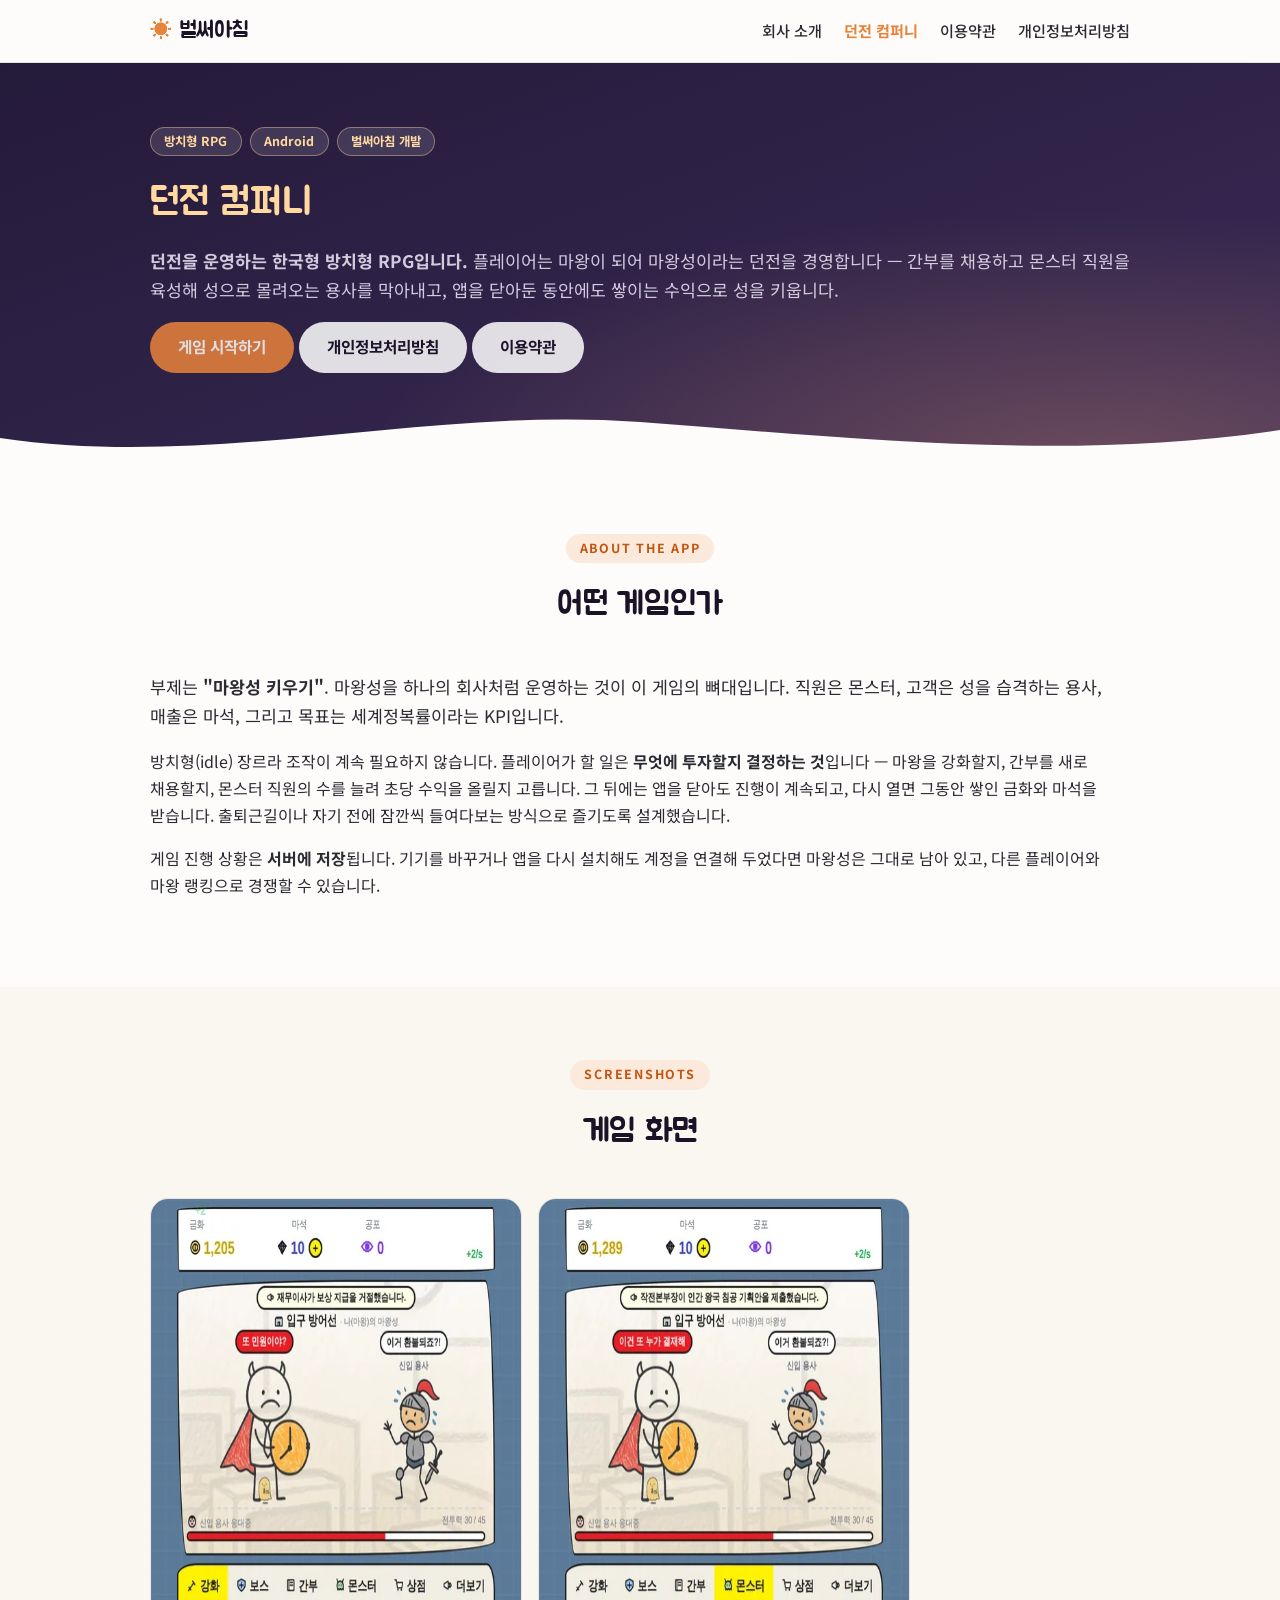
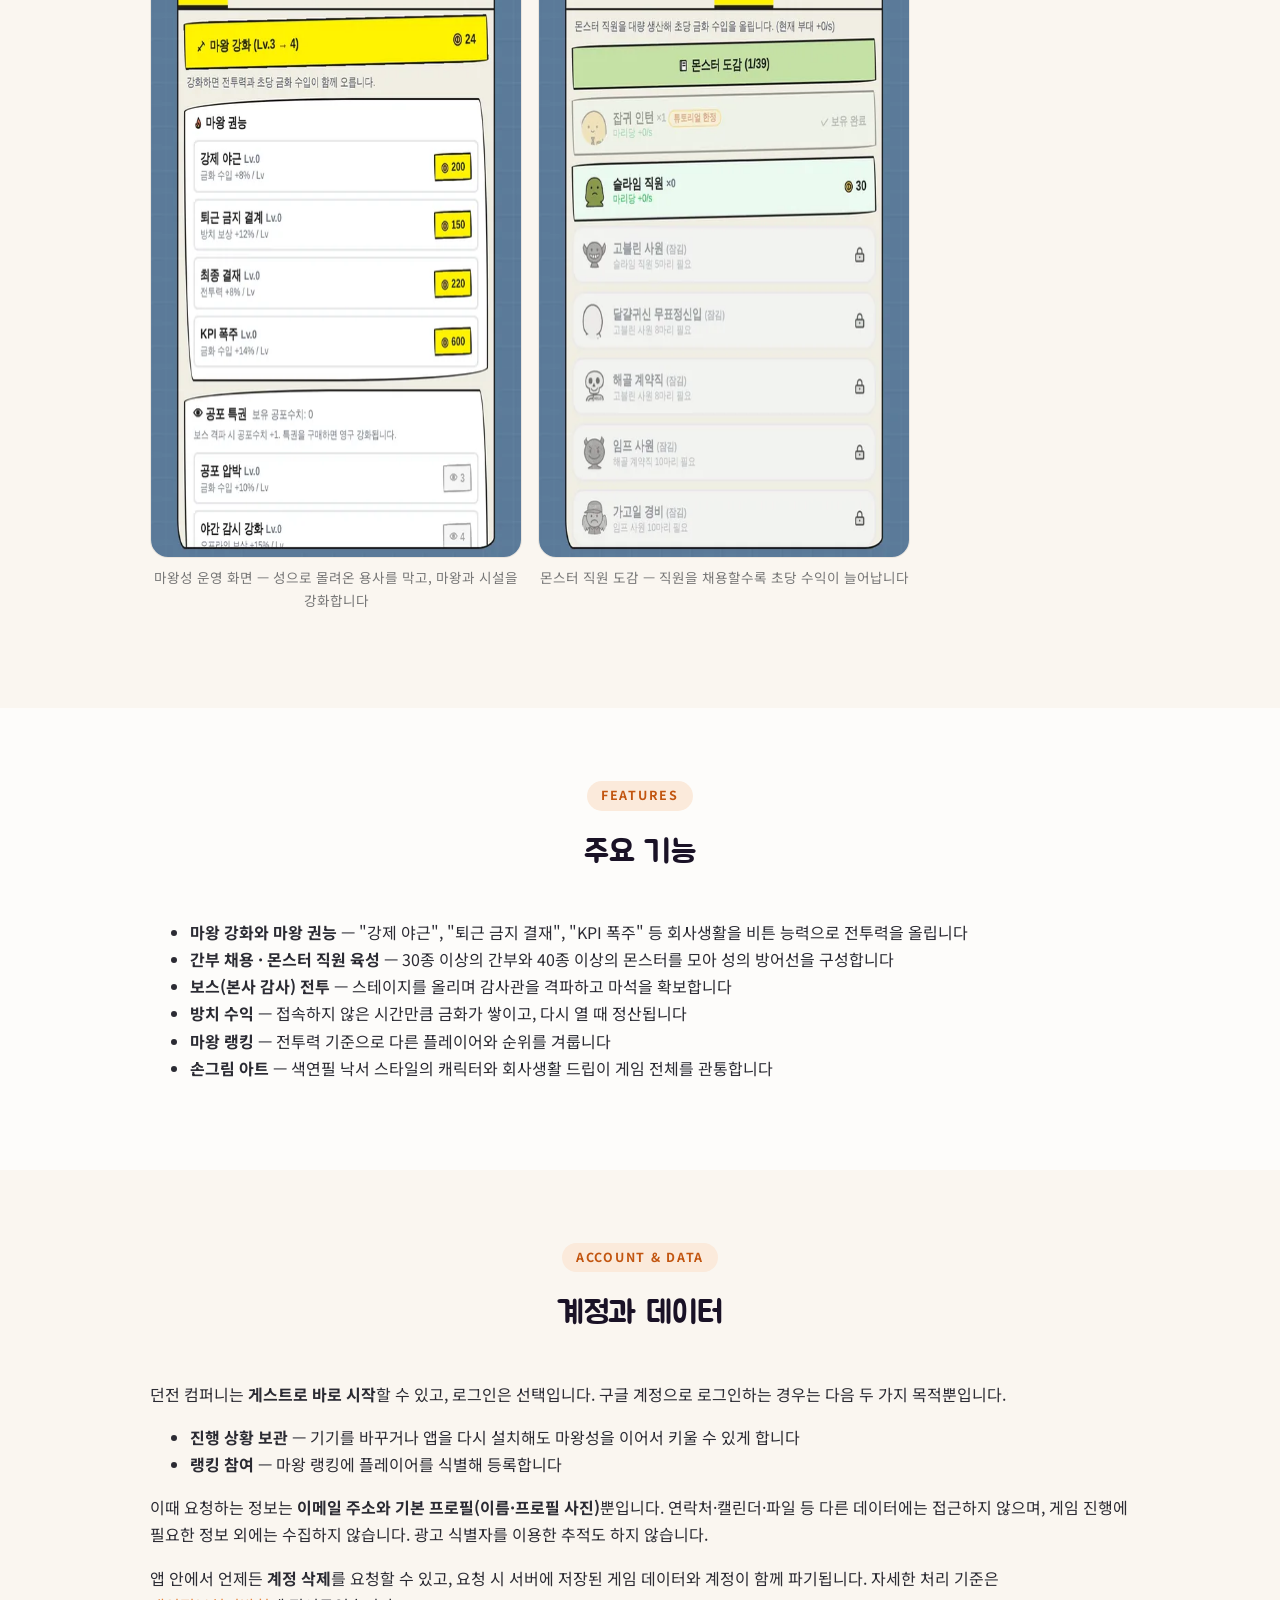
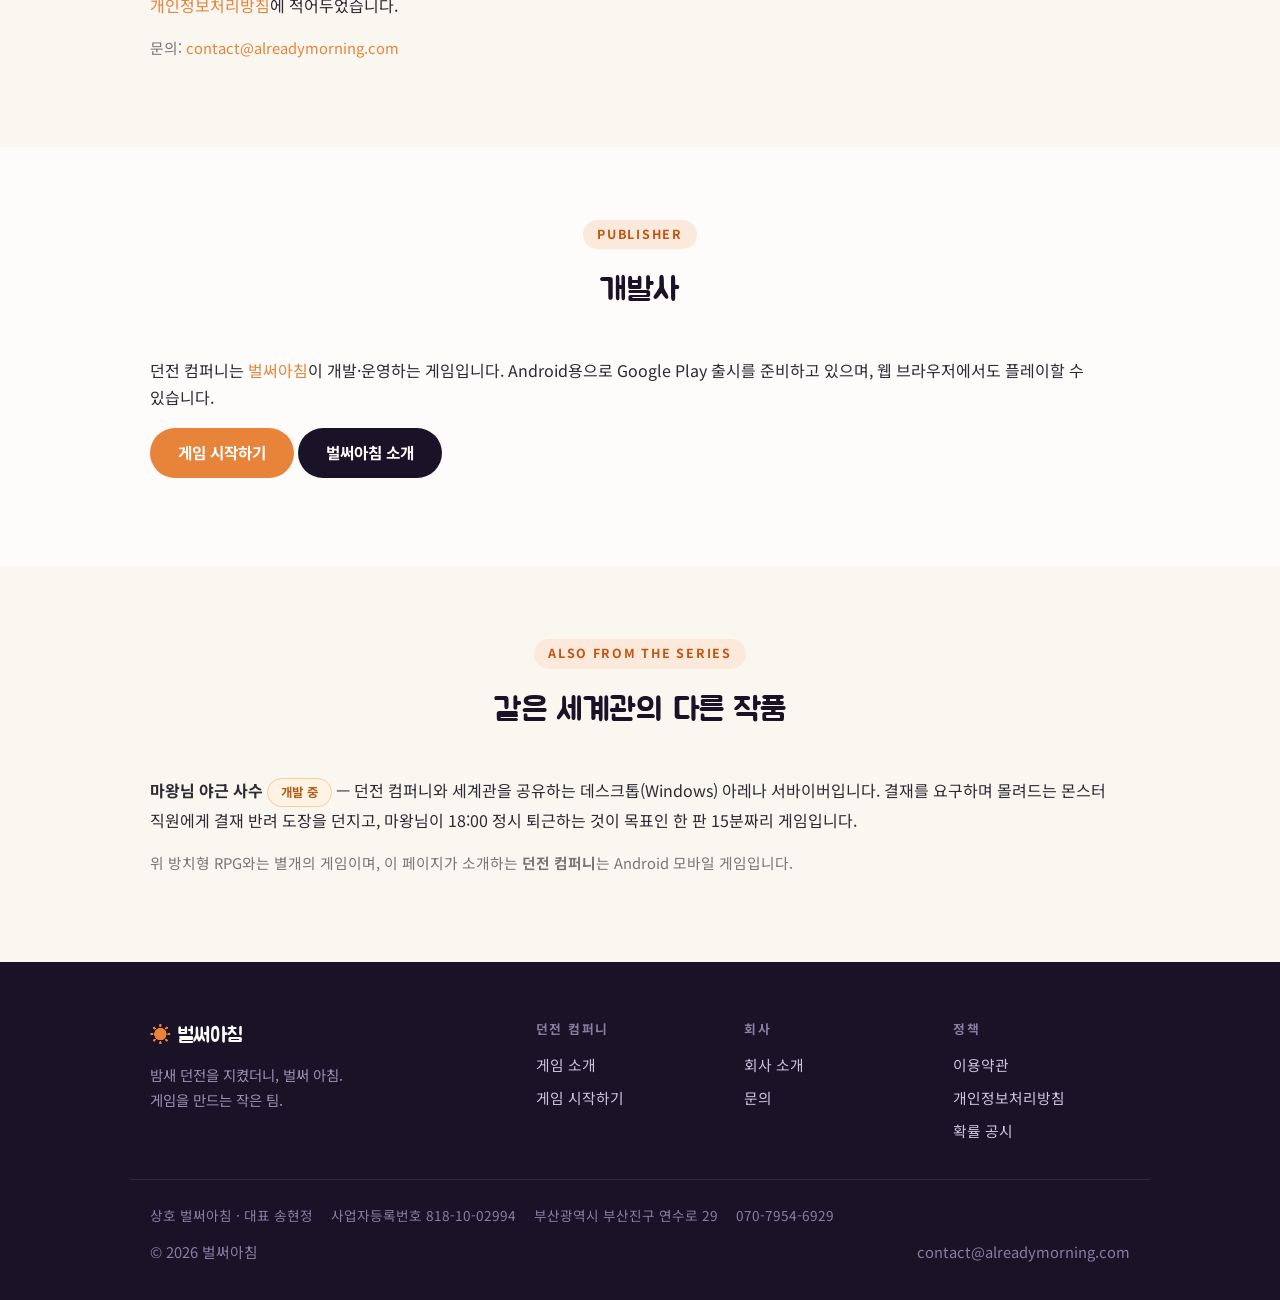
<file: dungeon.html>
<!DOCTYPE html>
<html lang="ko">
<head>
<meta charset="UTF-8">
<meta name="viewport" content="width=device-width, initial-scale=1.0">
<title>던전 컴퍼니 — 던전을 운영하는 한국형 방치형 RPG</title>
<meta name="description" content="던전 컴퍼니는 마왕성이라는 던전을 운영하는 한국형 방치형 RPG입니다. 간부를 채용하고 몬스터 직원을 육성해 몰려오는 용사를 막고, 접속하지 않은 동안에도 성장합니다. 벌써아침 개발, Android.">
<link rel="preconnect" href="https://fonts.googleapis.com">
<link rel="preconnect" href="https://fonts.gstatic.com" crossorigin>
<link href="https://fonts.googleapis.com/css2?family=Jua&family=Noto+Sans+KR:wght@400;500;700&display=swap" rel="stylesheet">
<link rel="stylesheet" href="assets/style.css">
<link rel="icon" href="data:image/svg+xml,<svg xmlns=%22http://www.w3.org/2000/svg%22 viewBox=%220 0 100 100%22><text y=%22.9em%22 font-size=%2290%22>🏰</text></svg>">
<link rel="canonical" href="https://alreadymorning.com/dungeon">
<meta property="og:type" content="website">
<meta property="og:site_name" content="벌써아침">
<meta property="og:title" content="던전 컴퍼니 — 던전을 운영하는 한국형 방치형 RPG">
<meta property="og:description" content="마왕성이라는 던전을 운영하는 한국형 방치형 RPG. 간부를 채용하고 몬스터 직원을 육성해 몰려오는 용사를 막습니다.">
<meta property="og:url" content="https://alreadymorning.com/dungeon">
<meta property="og:image" content="https://alreadymorning.com/assets/img/og.jpg">
<meta name="twitter:card" content="summary_large_image">
<!-- 이 페이지는 스크롤 리빌(assets/site.js)을 의도적으로 넣지 않는다.
     .reveal 이 opacity:0 으로 시작하고 IntersectionObserver 로 해제되는 구조라,
     JS는 실행하지만 스크롤하지 않는 크롤러·자동 렌더러에서는 본문이 보이지 않을 수 있다.
     앱 소개 페이지는 어떤 환경에서도 내용이 전부 보여야 하므로 JS 의존을 두지 않는다. -->
</head>
<body>

<header class="site-header">
  <div class="container">
    <a class="logo" href="/"><span class="sun">☀</span> 벌써아침</a>
    <nav class="site-nav">
      <a href="/">회사 소개</a>
      <a href="/dungeon" class="active">던전 컴퍼니</a>
      <a href="terms.html">이용약관</a>
      <a href="privacy.html">개인정보처리방침</a>
    </nav>
  </div>
</header>

<section class="page-hero night" id="kiwoogi">
  <div class="container">
    <div class="chips">
      <span class="chip dark">방치형 RPG</span>
      <span class="chip dark">Android</span>
      <span class="chip dark">벌써아침 개발</span>
    </div>
    <h1>던전 컴퍼니</h1>
    <p><strong>던전을 운영하는 한국형 방치형 RPG입니다.</strong>
    플레이어는 마왕이 되어 마왕성이라는 던전을 경영합니다 —
    간부를 채용하고 몬스터 직원을 육성해 성으로 몰려오는 용사를 막아내고,
    앱을 닫아둔 동안에도 쌓이는 수익으로 성을 키웁니다.</p>
    <p style="margin-top:18px">
      <a class="btn sun" href="https://dg.alreadymorning.com">게임 시작하기</a>
      <a class="btn light" href="privacy.html">개인정보처리방침</a>
      <a class="btn light" href="terms.html">이용약관</a>
    </p>
  </div>
  <div class="wave" aria-hidden="true"></div>
</section>

<section class="section">
  <div class="container">
    <div class="section-head">
      <span class="eyebrow">About the app</span>
      <h2>어떤 게임인가</h2>
    </div>
    <p class="lead">부제는 <strong>"마왕성 키우기"</strong>. 마왕성을 하나의 회사처럼 운영하는 것이 이 게임의 뼈대입니다.
    직원은 몬스터, 고객은 성을 습격하는 용사, 매출은 마석, 그리고 목표는 세계정복률이라는 KPI입니다.</p>
    <p>방치형(idle) 장르라 조작이 계속 필요하지 않습니다. 플레이어가 할 일은 <strong>무엇에 투자할지 결정하는 것</strong>입니다 —
    마왕을 강화할지, 간부를 새로 채용할지, 몬스터 직원의 수를 늘려 초당 수익을 올릴지 고릅니다.
    그 뒤에는 앱을 닫아도 진행이 계속되고, 다시 열면 그동안 쌓인 금화와 마석을 받습니다.
    출퇴근길이나 자기 전에 잠깐씩 들여다보는 방식으로 즐기도록 설계했습니다.</p>
    <p>게임 진행 상황은 <strong>서버에 저장</strong>됩니다. 기기를 바꾸거나 앱을 다시 설치해도 계정을 연결해 두었다면 마왕성은 그대로 남아 있고,
    다른 플레이어와 마왕 랭킹으로 경쟁할 수 있습니다.</p>
  </div>
</section>

<section class="section alt">
  <div class="container">
    <div class="section-head">
      <span class="eyebrow">Screenshots</span>
      <h2>게임 화면</h2>
    </div>
    <div class="shots phone">
      <figure>
        <img src="assets/img/dc-shot-main.webp" alt="던전 컴퍼니 메인 화면 — 마왕성 입구에서 용사를 막는 전투 장면과 강화 목록" width="540" height="960">
        <figcaption>마왕성 운영 화면 — 성으로 몰려온 용사를 막고, 마왕과 시설을 강화합니다</figcaption>
      </figure>
      <figure>
        <img src="assets/img/dc-shot-monsters.webp" alt="던전 컴퍼니 몬스터 직원 도감 — 채용 가능한 몬스터 목록과 초당 수익" width="540" height="960">
        <figcaption>몬스터 직원 도감 — 직원을 채용할수록 초당 수익이 늘어납니다</figcaption>
      </figure>
    </div>
  </div>
</section>

<section class="section">
  <div class="container">
    <div class="section-head">
      <span class="eyebrow">Features</span>
      <h2>주요 기능</h2>
    </div>
    <ul>
      <li><strong>마왕 강화와 마왕 권능</strong> — "강제 야근", "퇴근 금지 결재", "KPI 폭주" 등 회사생활을 비튼 능력으로 전투력을 올립니다</li>
      <li><strong>간부 채용 · 몬스터 직원 육성</strong> — 30종 이상의 간부와 40종 이상의 몬스터를 모아 성의 방어선을 구성합니다</li>
      <li><strong>보스(본사 감사) 전투</strong> — 스테이지를 올리며 감사관을 격파하고 마석을 확보합니다</li>
      <li><strong>방치 수익</strong> — 접속하지 않은 시간만큼 금화가 쌓이고, 다시 열 때 정산됩니다</li>
      <li><strong>마왕 랭킹</strong> — 전투력 기준으로 다른 플레이어와 순위를 겨룹니다</li>
      <li><strong>손그림 아트</strong> — 색연필 낙서 스타일의 캐릭터와 회사생활 드립이 게임 전체를 관통합니다</li>
    </ul>
  </div>
</section>

<section class="section alt">
  <div class="container">
    <div class="section-head">
      <span class="eyebrow">Account &amp; data</span>
      <h2>계정과 데이터</h2>
    </div>
    <p>던전 컴퍼니는 <strong>게스트로 바로 시작</strong>할 수 있고, 로그인은 선택입니다.
    구글 계정으로 로그인하는 경우는 다음 두 가지 목적뿐입니다.</p>
    <ul>
      <li><strong>진행 상황 보관</strong> — 기기를 바꾸거나 앱을 다시 설치해도 마왕성을 이어서 키울 수 있게 합니다</li>
      <li><strong>랭킹 참여</strong> — 마왕 랭킹에 플레이어를 식별해 등록합니다</li>
    </ul>
    <p>이때 요청하는 정보는 <strong>이메일 주소와 기본 프로필(이름·프로필 사진)</strong>뿐입니다.
    연락처·캘린더·파일 등 다른 데이터에는 접근하지 않으며, 게임 진행에 필요한 정보 외에는 수집하지 않습니다.
    광고 식별자를 이용한 추적도 하지 않습니다.</p>
    <p>앱 안에서 언제든 <strong>계정 삭제</strong>를 요청할 수 있고, 요청 시 서버에 저장된 게임 데이터와 계정이 함께 파기됩니다.
    자세한 처리 기준은 <a href="privacy.html">개인정보처리방침</a>에 적어두었습니다.</p>
    <p class="muted">문의: <a href="mailto:contact@alreadymorning.com">contact@alreadymorning.com</a></p>
  </div>
</section>

<section class="section">
  <div class="container">
    <div class="section-head">
      <span class="eyebrow">Publisher</span>
      <h2>개발사</h2>
    </div>
    <p>던전 컴퍼니는 <a href="/">벌써아침</a>이 개발·운영하는 게임입니다.
    Android용으로 Google Play 출시를 준비하고 있으며, 웹 브라우저에서도 플레이할 수 있습니다.</p>
    <p>
      <a class="btn sun" href="https://dg.alreadymorning.com">게임 시작하기</a>
      <a class="btn" href="/">벌써아침 소개</a>
    </p>
  </div>
</section>

<section class="section alt" id="overtime">
  <div class="container">
    <div class="section-head">
      <span class="eyebrow">Also from the series</span>
      <h2>같은 세계관의 다른 작품</h2>
    </div>
    <p><strong>마왕님 야근 사수</strong> <span class="badge">개발 중</span> — 던전 컴퍼니와 세계관을 공유하는
    데스크톱(Windows) 아레나 서바이버입니다. 결재를 요구하며 몰려드는 몬스터 직원에게 결재 반려 도장을 던지고,
    마왕님이 18:00 정시 퇴근하는 것이 목표인 한 판 15분짜리 게임입니다.</p>
    <p class="muted">위 방치형 RPG와는 별개의 게임이며, 이 페이지가 소개하는 <strong>던전 컴퍼니</strong>는 Android 모바일 게임입니다.</p>
  </div>
</section>

<footer class="site-footer">
  <div class="container footer-grid">
    <div class="footer-brand">
      <span class="logo"><span class="sun">☀</span> 벌써아침</span>
      <p>밤새 던전을 지켰더니, 벌써 아침.<br>게임을 만드는 작은 팀.</p>
    </div>
    <div>
      <h4>던전 컴퍼니</h4>
      <nav>
        <a href="/dungeon">게임 소개</a>
        <a href="https://dg.alreadymorning.com">게임 시작하기</a>
      </nav>
    </div>
    <div>
      <h4>회사</h4>
      <nav>
        <a href="/">회사 소개</a>
        <a href="mailto:contact@alreadymorning.com">문의</a>
      </nav>
    </div>
    <div>
      <h4>정책</h4>
      <nav>
        <a href="terms.html">이용약관</a>
        <a href="privacy.html">개인정보처리방침</a>
        <a href="odds.html">확률 공시</a>
      </nav>
    </div>
  </div>
  <div class="container footer-biz">
    <span>상호 벌써아침 · 대표 송현정</span>
    <span>사업자등록번호 818-10-02994</span>
    <span>부산광역시 부산진구 연수로 29</span>
    <span>070-7954-6929</span>
  </div>
  <div class="container footer-meta">
    <span>© 2026 벌써아침</span>
    <a href="mailto:contact@alreadymorning.com">contact@alreadymorning.com</a>
  </div>
</footer>

</body>
</html>
</file>
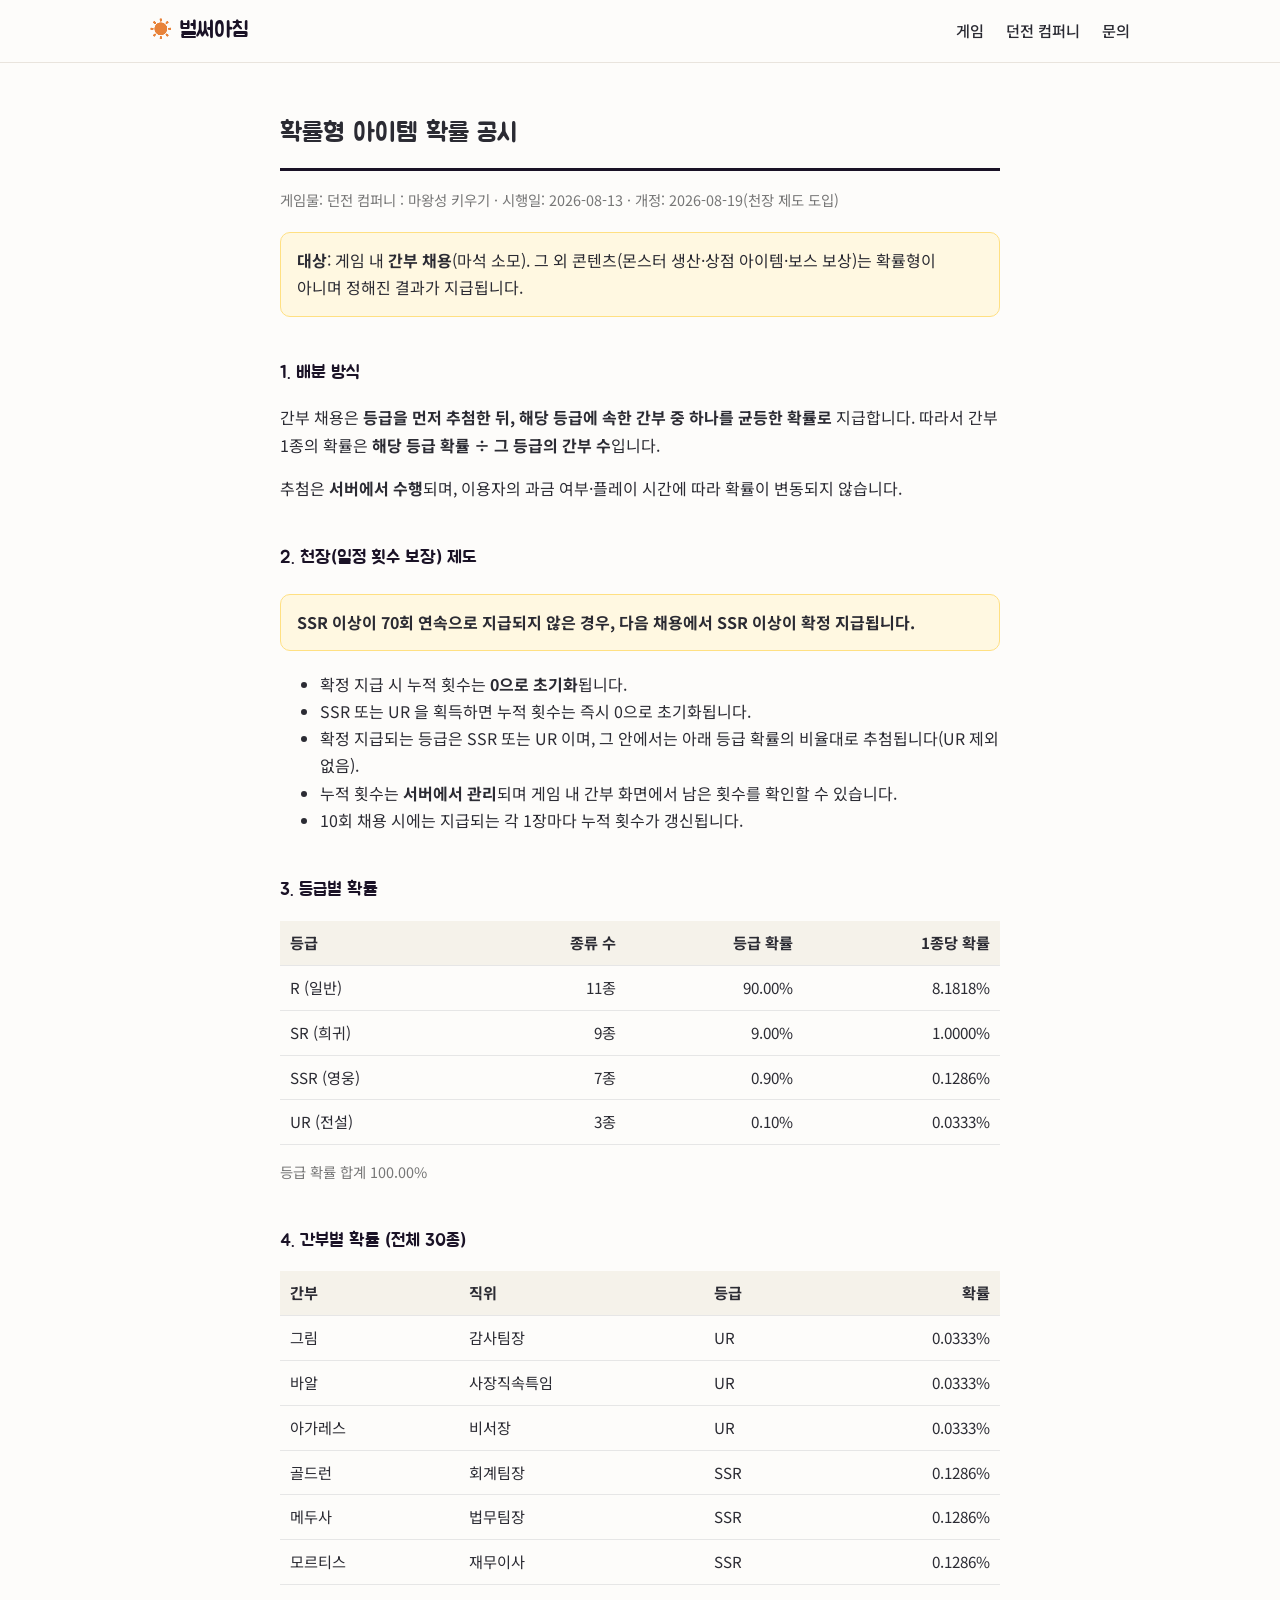
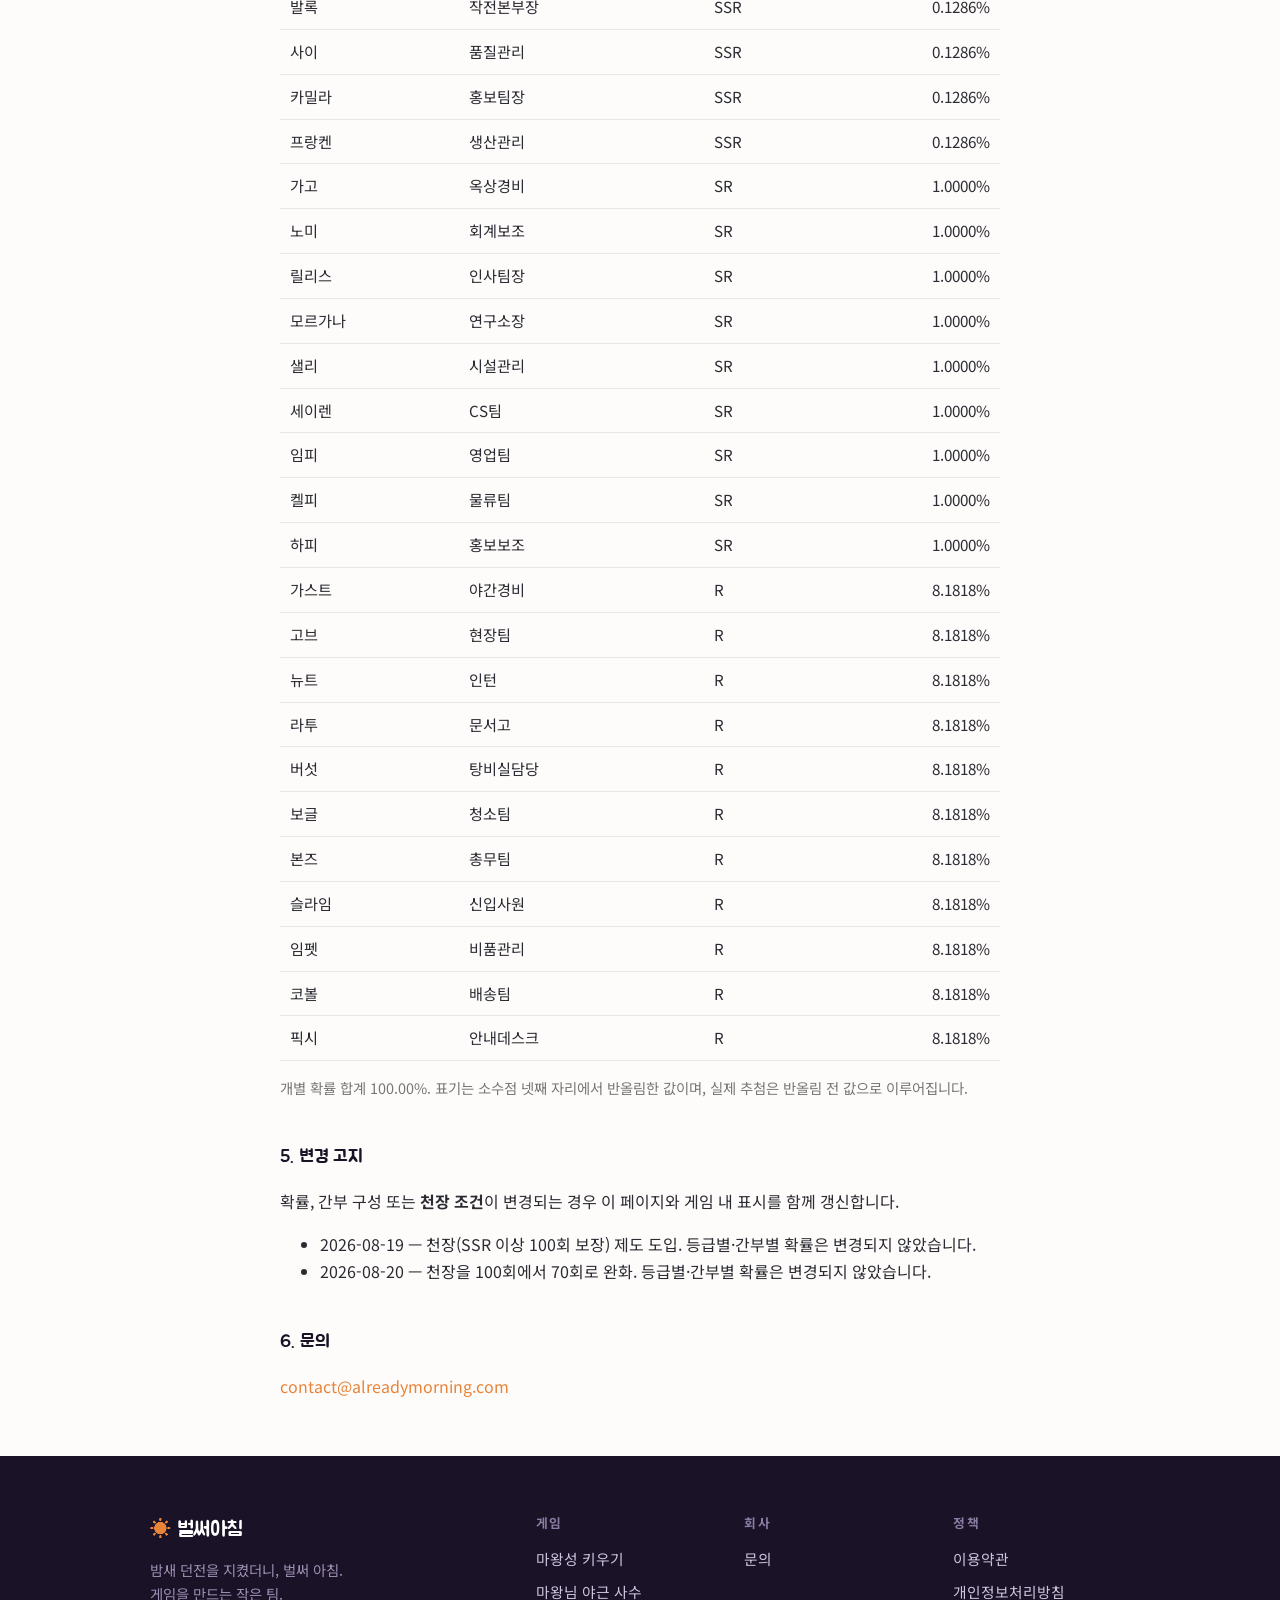
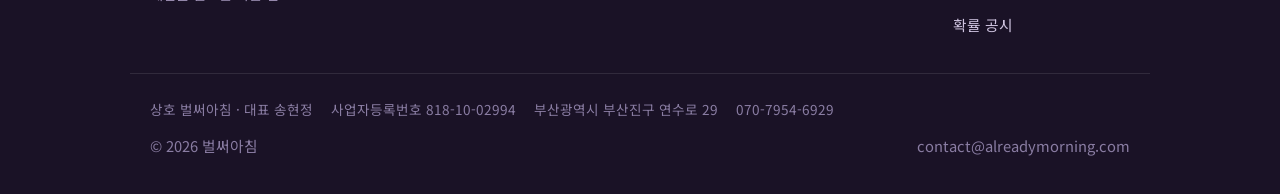
<file: odds.html>
<!DOCTYPE html>
<html lang="ko">
<head>
<meta charset="UTF-8">
<meta name="viewport" content="width=device-width, initial-scale=1.0">
<title>확률형 아이템 확률 공시 — 벌써아침</title>
<link rel="preconnect" href="https://fonts.googleapis.com">
<link rel="preconnect" href="https://fonts.gstatic.com" crossorigin>
<link href="https://fonts.googleapis.com/css2?family=Jua&family=Noto+Sans+KR:wght@400;500;700&display=swap" rel="stylesheet">
<link rel="stylesheet" href="assets/style.css">
<style>
  main.legal{max-width:760px;margin:0 auto;padding:32px 20px 40px}
  main.legal h1{font-size:1.6rem;border-bottom:3px solid #1a1226;padding-bottom:12px}
  main.legal h2{font-size:1.15rem;margin-top:2.2em;color:#1a1226}
  .meta{color:#777;font-size:.9rem}
  main.legal .notice-box{background:#fff8e1;border:1px solid #ffe082;border-radius:10px;padding:14px 16px;margin:20px 0}
  main.legal .notice-box p{margin:0}
  table.odds{width:100%;border-collapse:collapse;margin:14px 0;font-size:.95rem}
  table.odds th,table.odds td{border-bottom:1px solid #e6e6e6;padding:9px 10px;text-align:left}
  table.odds thead th{background:#f5f2ea;font-weight:700}
  table.odds .num{text-align:right;font-variant-numeric:tabular-nums}
</style>
<link rel="icon" href="data:image/svg+xml,<svg xmlns=%22http://www.w3.org/2000/svg%22 viewBox=%220 0 100 100%22><text y=%22.9em%22 font-size=%2290%22>☀️</text></svg>">
<meta property="og:type" content="website">
<meta property="og:site_name" content="벌써아침">
<meta property="og:title" content="확률형 아이템 확률 공시 — 벌써아침">
<meta property="og:description" content="던전 컴퍼니: 마왕성 키우기 — 간부 채용 확률 공시.">
<link rel="canonical" href="https://alreadymorning.com/odds.html">
<meta property="og:url" content="https://alreadymorning.com/odds.html">
<meta property="og:image" content="https://alreadymorning.com/assets/img/og.jpg">
<meta name="twitter:card" content="summary_large_image">
<script src="assets/site.js" defer></script>
</head>
<body>
<header class="site-header">
  <div class="container">
    <a class="logo" href="/"><span class="sun">☀</span> 벌써아침</a>
    <nav class="site-nav">
      <a href="/#games">게임</a>
      <a href="/dungeon">던전 컴퍼니</a>
      <a href="/#contact">문의</a>
    </nav>
  </div>
</header>
<main class="legal">
<h1>확률형 아이템 확률 공시</h1>
<p class="meta">게임물: 던전 컴퍼니 : 마왕성 키우기 · 시행일: 2026-08-13 · 개정: 2026-08-19(천장 제도 도입)</p>

<div class="notice-box">
  <p><b>대상</b>: 게임 내 <b>간부 채용</b>(마석 소모). 그 외 콘텐츠(몬스터 생산·상점 아이템·보스 보상)는 확률형이 아니며 정해진 결과가 지급됩니다.</p>
</div>

<h2>1. 배분 방식</h2>
<p>간부 채용은 <b>등급을 먼저 추첨한 뒤, 해당 등급에 속한 간부 중 하나를 균등한 확률로</b> 지급합니다. 따라서 간부 1종의 확률은 <b>해당 등급 확률 ÷ 그 등급의 간부 수</b>입니다.</p>
<p>추첨은 <b>서버에서 수행</b>되며, 이용자의 과금 여부·플레이 시간에 따라 확률이 변동되지 않습니다.</p>

<h2 id="pity">2. 천장(일정 횟수 보장) 제도</h2>
<div class="notice-box">
  <p><b>SSR 이상이 70회 연속으로 지급되지 않은 경우, 다음 채용에서 SSR 이상이 확정 지급됩니다.</b></p>
</div>
<ul>
  <li>확정 지급 시 누적 횟수는 <b>0으로 초기화</b>됩니다.</li>
  <li>SSR 또는 UR 을 획득하면 누적 횟수는 즉시 0으로 초기화됩니다.</li>
  <li>확정 지급되는 등급은 SSR 또는 UR 이며, 그 안에서는 아래 등급 확률의 비율대로 추첨됩니다(UR 제외 없음).</li>
  <li>누적 횟수는 <b>서버에서 관리</b>되며 게임 내 간부 화면에서 남은 횟수를 확인할 수 있습니다.</li>
  <li>10회 채용 시에는 지급되는 각 1장마다 누적 횟수가 갱신됩니다.</li>
</ul>

<h2>3. 등급별 확률</h2>
<table class="odds">
 <thead><tr><th>등급</th><th class="num">종류 수</th><th class="num">등급 확률</th><th class="num">1종당 확률</th></tr></thead>
 <tbody>
  <tr><td>R (일반)</td><td class="num">11종</td><td class="num">90.00%</td><td class="num">8.1818%</td></tr>
  <tr><td>SR (희귀)</td><td class="num">9종</td><td class="num">9.00%</td><td class="num">1.0000%</td></tr>
  <tr><td>SSR (영웅)</td><td class="num">7종</td><td class="num">0.90%</td><td class="num">0.1286%</td></tr>
  <tr><td>UR (전설)</td><td class="num">3종</td><td class="num">0.10%</td><td class="num">0.0333%</td></tr>
 </tbody>
</table>
<p class="meta">등급 확률 합계 100.00%</p>

<h2>4. 간부별 확률 (전체 30종)</h2>
<table class="odds">
 <thead><tr><th>간부</th><th>직위</th><th>등급</th><th class="num">확률</th></tr></thead>
 <tbody>
  <tr><td>그림</td><td>감사팀장</td><td>UR</td><td class="num">0.0333%</td></tr>
  <tr><td>바알</td><td>사장직속특임</td><td>UR</td><td class="num">0.0333%</td></tr>
  <tr><td>아가레스</td><td>비서장</td><td>UR</td><td class="num">0.0333%</td></tr>
  <tr><td>골드런</td><td>회계팀장</td><td>SSR</td><td class="num">0.1286%</td></tr>
  <tr><td>메두사</td><td>법무팀장</td><td>SSR</td><td class="num">0.1286%</td></tr>
  <tr><td>모르티스</td><td>재무이사</td><td>SSR</td><td class="num">0.1286%</td></tr>
  <tr><td>발록</td><td>작전본부장</td><td>SSR</td><td class="num">0.1286%</td></tr>
  <tr><td>사이</td><td>품질관리</td><td>SSR</td><td class="num">0.1286%</td></tr>
  <tr><td>카밀라</td><td>홍보팀장</td><td>SSR</td><td class="num">0.1286%</td></tr>
  <tr><td>프랑켄</td><td>생산관리</td><td>SSR</td><td class="num">0.1286%</td></tr>
  <tr><td>가고</td><td>옥상경비</td><td>SR</td><td class="num">1.0000%</td></tr>
  <tr><td>노미</td><td>회계보조</td><td>SR</td><td class="num">1.0000%</td></tr>
  <tr><td>릴리스</td><td>인사팀장</td><td>SR</td><td class="num">1.0000%</td></tr>
  <tr><td>모르가나</td><td>연구소장</td><td>SR</td><td class="num">1.0000%</td></tr>
  <tr><td>샐리</td><td>시설관리</td><td>SR</td><td class="num">1.0000%</td></tr>
  <tr><td>세이렌</td><td>CS팀</td><td>SR</td><td class="num">1.0000%</td></tr>
  <tr><td>임피</td><td>영업팀</td><td>SR</td><td class="num">1.0000%</td></tr>
  <tr><td>켈피</td><td>물류팀</td><td>SR</td><td class="num">1.0000%</td></tr>
  <tr><td>하피</td><td>홍보보조</td><td>SR</td><td class="num">1.0000%</td></tr>
  <tr><td>가스트</td><td>야간경비</td><td>R</td><td class="num">8.1818%</td></tr>
  <tr><td>고브</td><td>현장팀</td><td>R</td><td class="num">8.1818%</td></tr>
  <tr><td>뉴트</td><td>인턴</td><td>R</td><td class="num">8.1818%</td></tr>
  <tr><td>라투</td><td>문서고</td><td>R</td><td class="num">8.1818%</td></tr>
  <tr><td>버섯</td><td>탕비실담당</td><td>R</td><td class="num">8.1818%</td></tr>
  <tr><td>보글</td><td>청소팀</td><td>R</td><td class="num">8.1818%</td></tr>
  <tr><td>본즈</td><td>총무팀</td><td>R</td><td class="num">8.1818%</td></tr>
  <tr><td>슬라임</td><td>신입사원</td><td>R</td><td class="num">8.1818%</td></tr>
  <tr><td>임펫</td><td>비품관리</td><td>R</td><td class="num">8.1818%</td></tr>
  <tr><td>코볼</td><td>배송팀</td><td>R</td><td class="num">8.1818%</td></tr>
  <tr><td>픽시</td><td>안내데스크</td><td>R</td><td class="num">8.1818%</td></tr>
 </tbody>
</table>
<p class="meta">개별 확률 합계 100.00%. 표기는 소수점 넷째 자리에서 반올림한 값이며, 실제 추첨은 반올림 전 값으로 이루어집니다.</p>

<h2>5. 변경 고지</h2>
<p>확률, 간부 구성 또는 <b>천장 조건</b>이 변경되는 경우 이 페이지와 게임 내 표시를 함께 갱신합니다.</p>
<ul>
  <li>2026-08-19 — 천장(SSR 이상 100회 보장) 제도 도입. 등급별·간부별 확률은 변경되지 않았습니다.</li>
  <li>2026-08-20 — 천장을 100회에서 70회로 완화. 등급별·간부별 확률은 변경되지 않았습니다.</li>
</ul>

<h2>6. 문의</h2>
<p><a href="mailto:contact@alreadymorning.com">contact@alreadymorning.com</a></p>
</main>

<footer class="site-footer">
  <div class="container footer-grid">
    <div class="footer-brand">
      <span class="logo"><span class="sun">☀</span> 벌써아침</span>
      <p>밤새 던전을 지켰더니, 벌써 아침.<br>게임을 만드는 작은 팀.</p>
    </div>
    <div>
      <h4>게임</h4>
      <nav>
        <a href="/dungeon#kiwoogi">마왕성 키우기</a>
        <a href="/dungeon#overtime">마왕님 야근 사수</a>
      </nav>
    </div>
    <div>
      <h4>회사</h4>
      <nav>
        <a href="mailto:contact@alreadymorning.com">문의</a>
      </nav>
    </div>
    <div>
      <h4>정책</h4>
      <nav>
        <a href="terms.html">이용약관</a>
        <a href="privacy.html">개인정보처리방침</a>
        <a href="odds.html">확률 공시</a>
      </nav>
    </div>
  </div>
  <div class="container footer-biz">
    <span>상호 벌써아침 · 대표 송현정</span>
    <span>사업자등록번호 818-10-02994</span>
    <span>부산광역시 부산진구 연수로 29</span>
    <span>070-7954-6929</span>
  </div>
  <div class="container footer-meta">
    <span>© 2026 벌써아침</span>
    <a href="mailto:contact@alreadymorning.com">contact@alreadymorning.com</a>
  </div>
</footer>
</body>
</html>
</file>
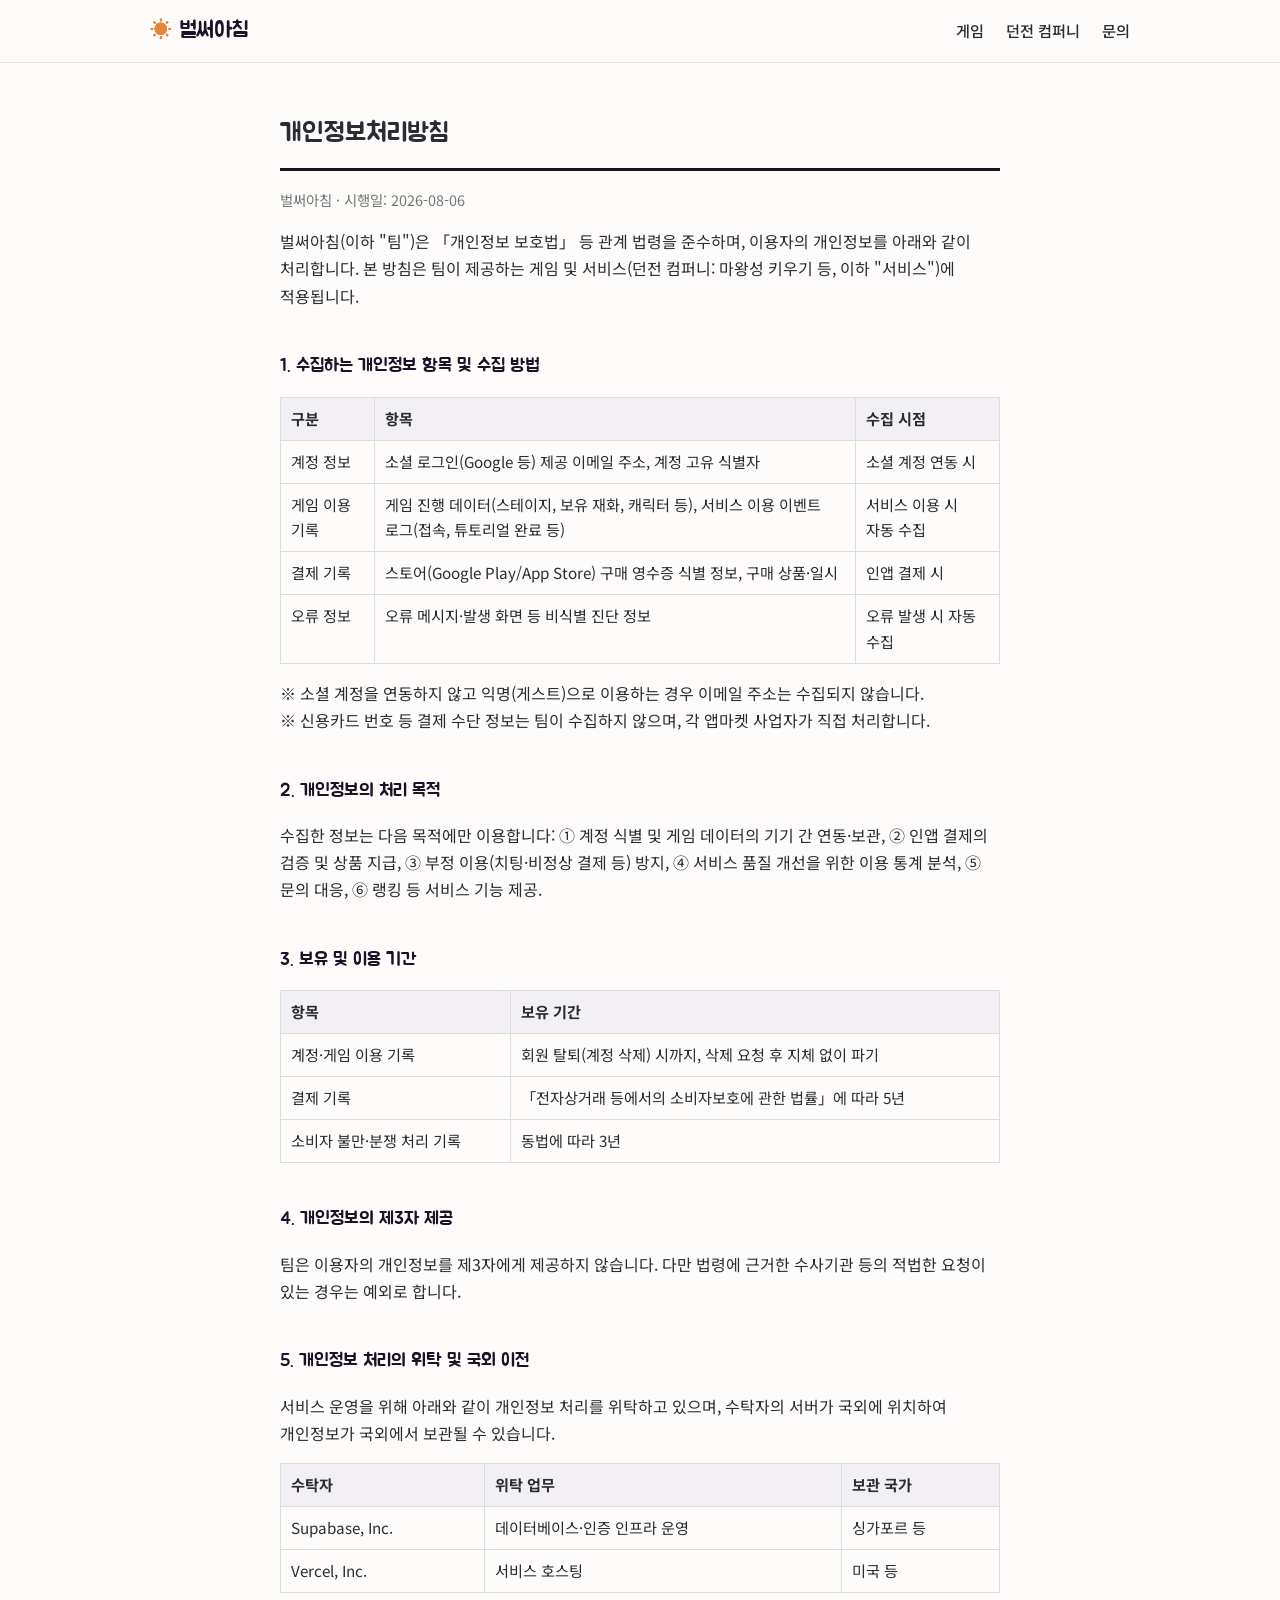
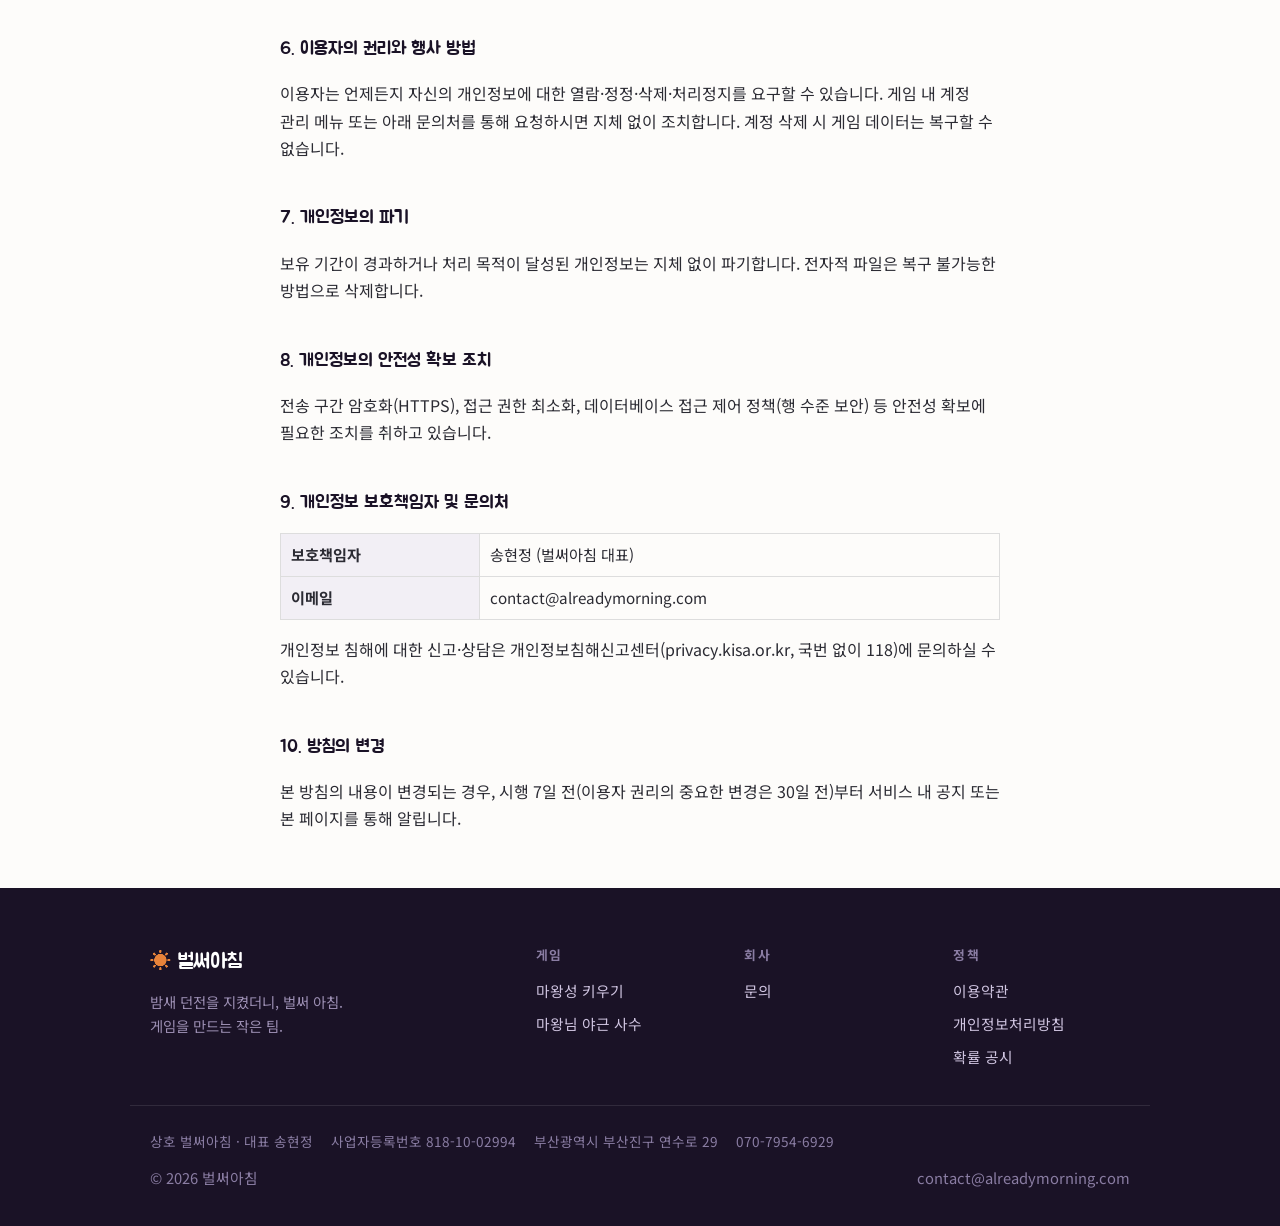
<file: privacy.html>
<!DOCTYPE html>
<html lang="ko">
<head>
<meta charset="UTF-8">
<meta name="viewport" content="width=device-width, initial-scale=1.0">
<title>개인정보처리방침 — 벌써아침</title>
<link rel="preconnect" href="https://fonts.googleapis.com">
<link rel="preconnect" href="https://fonts.gstatic.com" crossorigin>
<link href="https://fonts.googleapis.com/css2?family=Jua&family=Noto+Sans+KR:wght@400;500;700&display=swap" rel="stylesheet">
<link rel="stylesheet" href="assets/style.css">
<style>
  main.legal{max-width:760px;margin:0 auto;padding:32px 20px 40px}
  main.legal h1{font-size:1.6rem;border-bottom:3px solid #1a1226;padding-bottom:12px}
  main.legal h2{font-size:1.15rem;margin-top:2.2em;color:#1a1226}
  main.legal table{border-collapse:collapse;width:100%;margin:1em 0;font-size:.95rem}
  main.legal th,main.legal td{border:1px solid #ddd;padding:8px 10px;text-align:left;vertical-align:top}
  main.legal th{background:#f2eff5}
  .meta{color:#777;font-size:.9rem}
</style>
<link rel="icon" href="data:image/svg+xml,<svg xmlns=%22http://www.w3.org/2000/svg%22 viewBox=%220 0 100 100%22><text y=%22.9em%22 font-size=%2290%22>☀️</text></svg>">
<meta property="og:type" content="website">
<meta property="og:site_name" content="벌써아침">
<meta property="og:title" content="개인정보처리방침 — 벌써아침">
<meta property="og:description" content="벌써아침 개인정보처리방침.">
<link rel="canonical" href="https://alreadymorning.com/privacy.html">
<meta property="og:url" content="https://alreadymorning.com/privacy.html">
<meta property="og:image" content="https://alreadymorning.com/assets/img/og.jpg">
<meta name="twitter:card" content="summary_large_image">
<script src="assets/site.js" defer></script>
</head>
<body>
<header class="site-header">
  <div class="container">
    <a class="logo" href="/"><span class="sun">☀</span> 벌써아침</a>
    <nav class="site-nav">
      <a href="/#games">게임</a>
      <a href="/dungeon">던전 컴퍼니</a>
      <a href="/#contact">문의</a>
    </nav>
  </div>
</header>
<main class="legal">
<h1>개인정보처리방침</h1>
<p class="meta">벌써아침 · 시행일: 2026-08-06</p>

<p>벌써아침(이하 "팀")은 「개인정보 보호법」 등 관계 법령을 준수하며, 이용자의 개인정보를 아래와 같이 처리합니다. 본 방침은 팀이 제공하는 게임 및 서비스(던전 컴퍼니: 마왕성 키우기 등, 이하 "서비스")에 적용됩니다.</p>

<h2>1. 수집하는 개인정보 항목 및 수집 방법</h2>
<table>
<tr><th>구분</th><th>항목</th><th>수집 시점</th></tr>
<tr><td>계정 정보</td><td>소셜 로그인(Google 등) 제공 이메일 주소, 계정 고유 식별자</td><td>소셜 계정 연동 시</td></tr>
<tr><td>게임 이용 기록</td><td>게임 진행 데이터(스테이지, 보유 재화, 캐릭터 등), 서비스 이용 이벤트 로그(접속, 튜토리얼 완료 등)</td><td>서비스 이용 시 자동 수집</td></tr>
<tr><td>결제 기록</td><td>스토어(Google Play/App Store) 구매 영수증 식별 정보, 구매 상품·일시</td><td>인앱 결제 시</td></tr>
<tr><td>오류 정보</td><td>오류 메시지·발생 화면 등 비식별 진단 정보</td><td>오류 발생 시 자동 수집</td></tr>
</table>
<p>※ 소셜 계정을 연동하지 않고 익명(게스트)으로 이용하는 경우 이메일 주소는 수집되지 않습니다.<br>
※ 신용카드 번호 등 결제 수단 정보는 팀이 수집하지 않으며, 각 앱마켓 사업자가 직접 처리합니다.</p>

<h2>2. 개인정보의 처리 목적</h2>
<p>수집한 정보는 다음 목적에만 이용합니다: ① 계정 식별 및 게임 데이터의 기기 간 연동·보관, ② 인앱 결제의 검증 및 상품 지급, ③ 부정 이용(치팅·비정상 결제 등) 방지, ④ 서비스 품질 개선을 위한 이용 통계 분석, ⑤ 문의 대응, ⑥ 랭킹 등 서비스 기능 제공.</p>

<h2>3. 보유 및 이용 기간</h2>
<table>
<tr><th>항목</th><th>보유 기간</th></tr>
<tr><td>계정·게임 이용 기록</td><td>회원 탈퇴(계정 삭제) 시까지, 삭제 요청 후 지체 없이 파기</td></tr>
<tr><td>결제 기록</td><td>「전자상거래 등에서의 소비자보호에 관한 법률」에 따라 5년</td></tr>
<tr><td>소비자 불만·분쟁 처리 기록</td><td>동법에 따라 3년</td></tr>
</table>

<h2>4. 개인정보의 제3자 제공</h2>
<p>팀은 이용자의 개인정보를 제3자에게 제공하지 않습니다. 다만 법령에 근거한 수사기관 등의 적법한 요청이 있는 경우는 예외로 합니다.</p>

<h2>5. 개인정보 처리의 위탁 및 국외 이전</h2>
<p>서비스 운영을 위해 아래와 같이 개인정보 처리를 위탁하고 있으며, 수탁자의 서버가 국외에 위치하여 개인정보가 국외에서 보관될 수 있습니다.</p>
<table>
<tr><th>수탁자</th><th>위탁 업무</th><th>보관 국가</th></tr>
<tr><td>Supabase, Inc.</td><td>데이터베이스·인증 인프라 운영</td><td>싱가포르 등 <!-- Supabase 프로젝트 리전 확인 후 수정 --></td></tr>
<tr><td>Vercel, Inc.</td><td>서비스 호스팅</td><td>미국 등</td></tr>
</table>

<h2>6. 이용자의 권리와 행사 방법</h2>
<p>이용자는 언제든지 자신의 개인정보에 대한 열람·정정·삭제·처리정지를 요구할 수 있습니다. 게임 내 계정 관리 메뉴 또는 아래 문의처를 통해 요청하시면 지체 없이 조치합니다. 계정 삭제 시 게임 데이터는 복구할 수 없습니다.</p>

<h2>7. 개인정보의 파기</h2>
<p>보유 기간이 경과하거나 처리 목적이 달성된 개인정보는 지체 없이 파기합니다. 전자적 파일은 복구 불가능한 방법으로 삭제합니다.</p>

<h2>8. 개인정보의 안전성 확보 조치</h2>
<p>전송 구간 암호화(HTTPS), 접근 권한 최소화, 데이터베이스 접근 제어 정책(행 수준 보안) 등 안전성 확보에 필요한 조치를 취하고 있습니다.</p>

<h2>9. 개인정보 보호책임자 및 문의처</h2>
<table>
<tr><th>보호책임자</th><td>송현정 (벌써아침 대표)</td></tr>
<tr><th>이메일</th><td>contact@alreadymorning.com</td></tr>
</table>
<p>개인정보 침해에 대한 신고·상담은 개인정보침해신고센터(privacy.kisa.or.kr, 국번 없이 118)에 문의하실 수 있습니다.</p>

<h2>10. 방침의 변경</h2>
<p>본 방침의 내용이 변경되는 경우, 시행 7일 전(이용자 권리의 중요한 변경은 30일 전)부터 서비스 내 공지 또는 본 페이지를 통해 알립니다.</p>

</main>
<footer class="site-footer">
  <div class="container footer-grid">
    <div class="footer-brand">
      <span class="logo"><span class="sun">☀</span> 벌써아침</span>
      <p>밤새 던전을 지켰더니, 벌써 아침.<br>게임을 만드는 작은 팀.</p>
    </div>
    <div>
      <h4>게임</h4>
      <nav>
        <a href="/dungeon#kiwoogi">마왕성 키우기</a>
        <a href="/dungeon#overtime">마왕님 야근 사수</a>
      </nav>
    </div>
    <div>
      <h4>회사</h4>
      <nav>
        <a href="mailto:contact@alreadymorning.com">문의</a>
      </nav>
    </div>
    <div>
      <h4>정책</h4>
      <nav>
        <a href="terms.html">이용약관</a>
        <a href="privacy.html">개인정보처리방침</a>
        <a href="odds.html">확률 공시</a>
      </nav>
    </div>
  </div>
  <div class="container footer-biz">
    <span>상호 벌써아침 · 대표 송현정</span>
    <span>사업자등록번호 818-10-02994</span>
    <span>부산광역시 부산진구 연수로 29</span>
    <span>070-7954-6929</span>
  </div>
  <div class="container footer-meta">
    <span>© 2026 벌써아침</span>
    <a href="mailto:contact@alreadymorning.com">contact@alreadymorning.com</a>
  </div>
</footer>
</body>
</html>
</file>
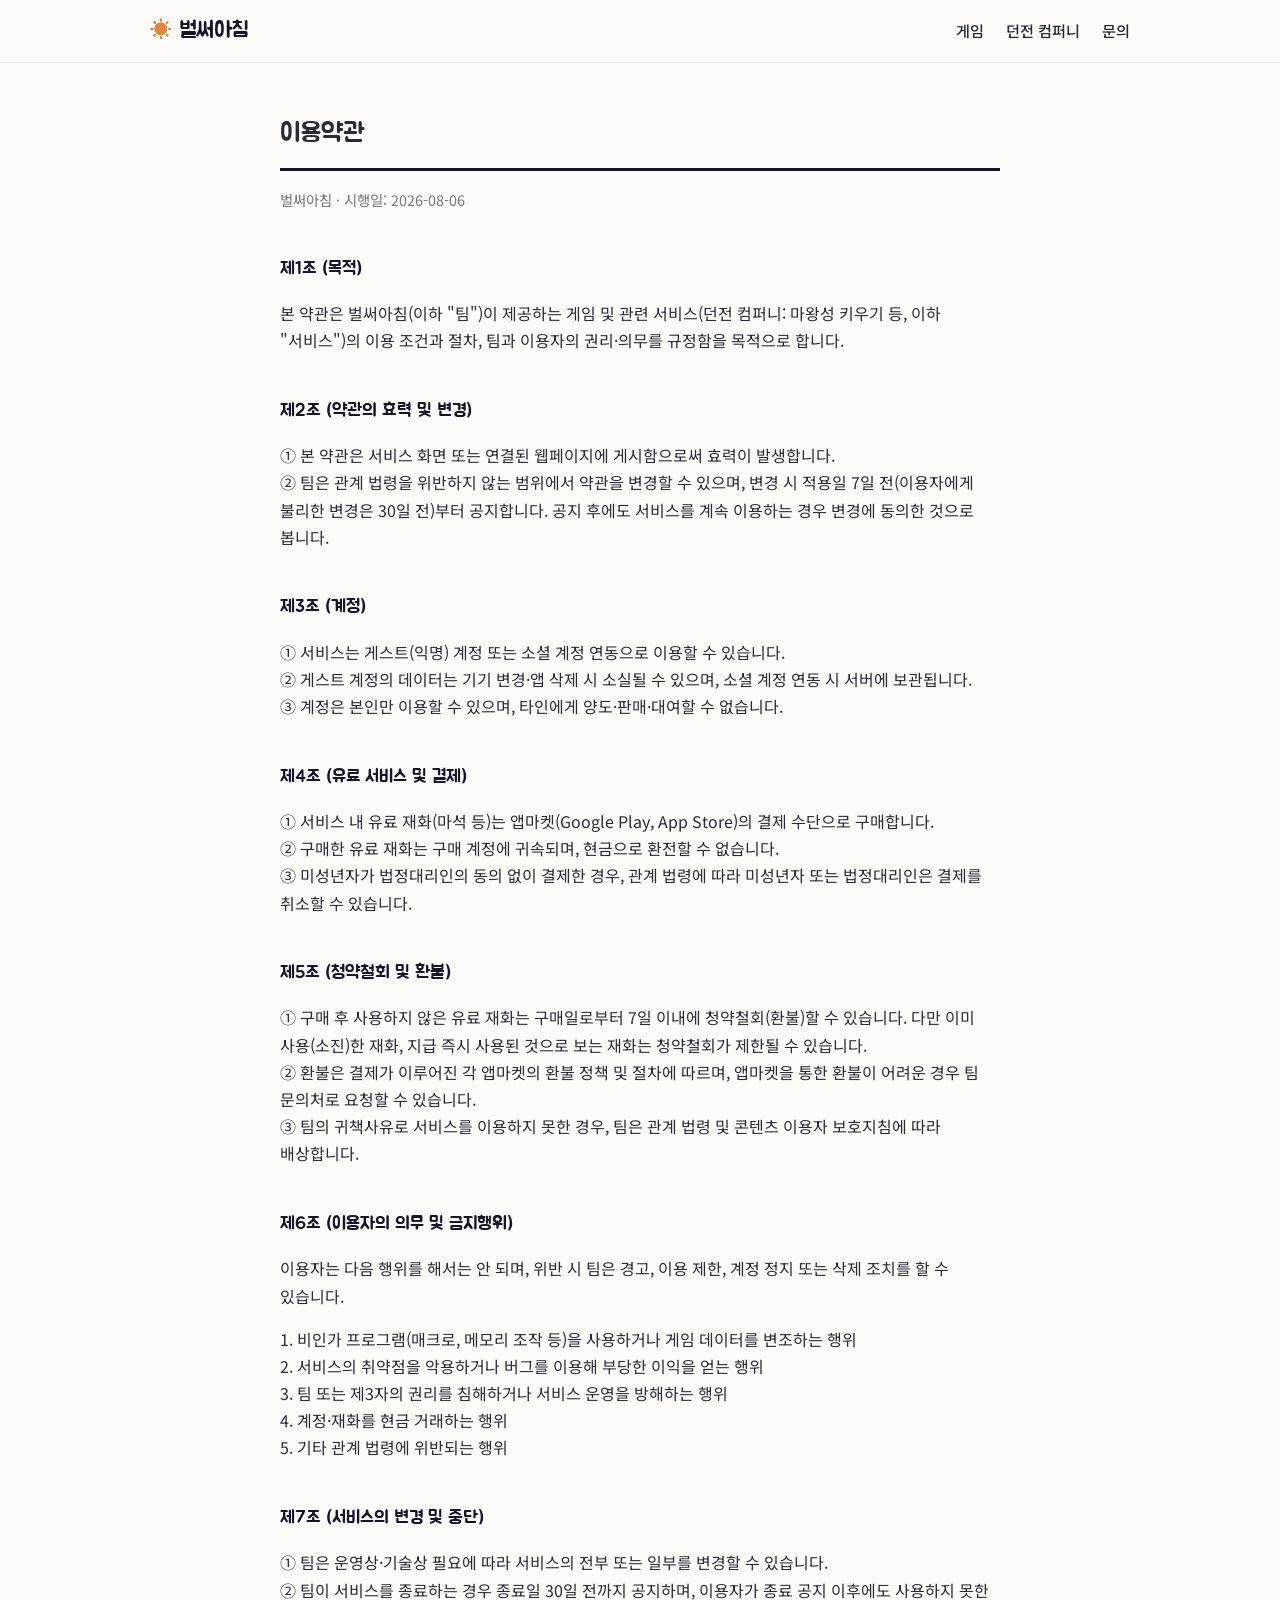
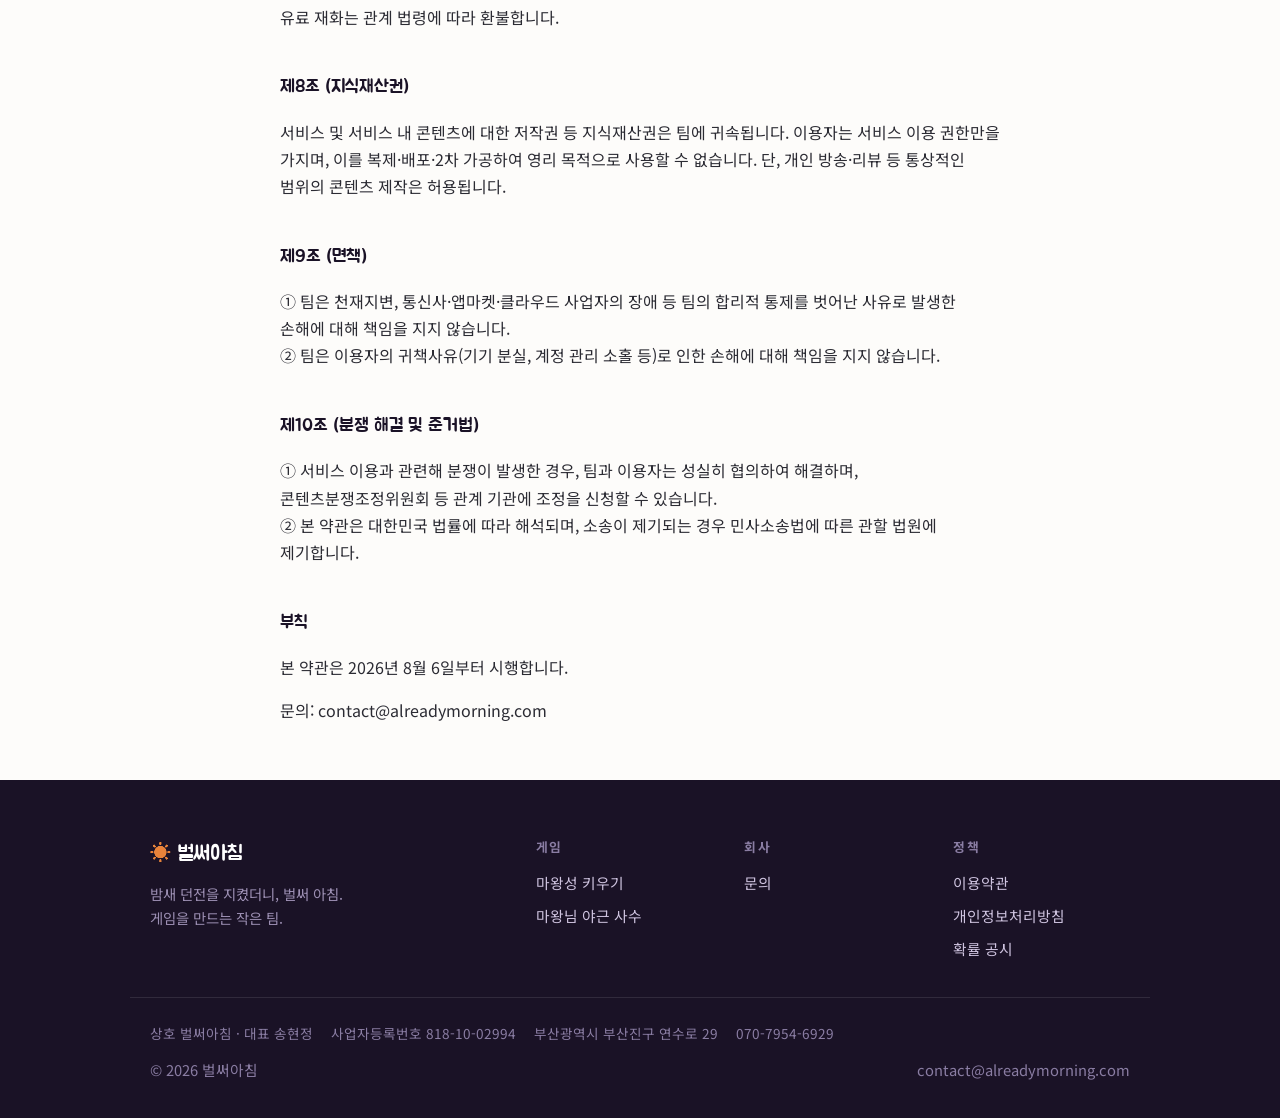
<file: terms.html>
<!DOCTYPE html>
<html lang="ko">
<head>
<meta charset="UTF-8">
<meta name="viewport" content="width=device-width, initial-scale=1.0">
<title>이용약관 — 벌써아침</title>
<link rel="preconnect" href="https://fonts.googleapis.com">
<link rel="preconnect" href="https://fonts.gstatic.com" crossorigin>
<link href="https://fonts.googleapis.com/css2?family=Jua&family=Noto+Sans+KR:wght@400;500;700&display=swap" rel="stylesheet">
<link rel="stylesheet" href="assets/style.css">
<style>
  main.legal{max-width:760px;margin:0 auto;padding:32px 20px 40px}
  main.legal h1{font-size:1.6rem;border-bottom:3px solid #1a1226;padding-bottom:12px}
  main.legal h2{font-size:1.15rem;margin-top:2.2em;color:#1a1226}
  .meta{color:#777;font-size:.9rem}
</style>
<link rel="icon" href="data:image/svg+xml,<svg xmlns=%22http://www.w3.org/2000/svg%22 viewBox=%220 0 100 100%22><text y=%22.9em%22 font-size=%2290%22>☀️</text></svg>">
<meta property="og:type" content="website">
<meta property="og:site_name" content="벌써아침">
<meta property="og:title" content="이용약관 — 벌써아침">
<meta property="og:description" content="벌써아침 서비스 이용약관.">
<link rel="canonical" href="https://alreadymorning.com/terms.html">
<meta property="og:url" content="https://alreadymorning.com/terms.html">
<meta property="og:image" content="https://alreadymorning.com/assets/img/og.jpg">
<meta name="twitter:card" content="summary_large_image">
<script src="assets/site.js" defer></script>
</head>
<body>
<header class="site-header">
  <div class="container">
    <a class="logo" href="/"><span class="sun">☀</span> 벌써아침</a>
    <nav class="site-nav">
      <a href="/#games">게임</a>
      <a href="/dungeon">던전 컴퍼니</a>
      <a href="/#contact">문의</a>
    </nav>
  </div>
</header>
<main class="legal">
<h1>이용약관</h1>
<p class="meta">벌써아침 · 시행일: 2026-08-06</p>

<h2>제1조 (목적)</h2>
<p>본 약관은 벌써아침(이하 "팀")이 제공하는 게임 및 관련 서비스(던전 컴퍼니: 마왕성 키우기 등, 이하 "서비스")의 이용 조건과 절차, 팀과 이용자의 권리·의무를 규정함을 목적으로 합니다.</p>

<h2>제2조 (약관의 효력 및 변경)</h2>
<p>① 본 약관은 서비스 화면 또는 연결된 웹페이지에 게시함으로써 효력이 발생합니다.<br>
② 팀은 관계 법령을 위반하지 않는 범위에서 약관을 변경할 수 있으며, 변경 시 적용일 7일 전(이용자에게 불리한 변경은 30일 전)부터 공지합니다. 공지 후에도 서비스를 계속 이용하는 경우 변경에 동의한 것으로 봅니다.</p>

<h2>제3조 (계정)</h2>
<p>① 서비스는 게스트(익명) 계정 또는 소셜 계정 연동으로 이용할 수 있습니다.<br>
② 게스트 계정의 데이터는 기기 변경·앱 삭제 시 소실될 수 있으며, 소셜 계정 연동 시 서버에 보관됩니다.<br>
③ 계정은 본인만 이용할 수 있으며, 타인에게 양도·판매·대여할 수 없습니다.</p>

<h2>제4조 (유료 서비스 및 결제)</h2>
<p>① 서비스 내 유료 재화(마석 등)는 앱마켓(Google Play, App Store)의 결제 수단으로 구매합니다.<br>
② 구매한 유료 재화는 구매 계정에 귀속되며, 현금으로 환전할 수 없습니다.<br>
③ 미성년자가 법정대리인의 동의 없이 결제한 경우, 관계 법령에 따라 미성년자 또는 법정대리인은 결제를 취소할 수 있습니다.</p>

<h2>제5조 (청약철회 및 환불)</h2>
<p>① 구매 후 사용하지 않은 유료 재화는 구매일로부터 7일 이내에 청약철회(환불)할 수 있습니다. 다만 이미 사용(소진)한 재화, 지급 즉시 사용된 것으로 보는 재화는 청약철회가 제한될 수 있습니다.<br>
② 환불은 결제가 이루어진 각 앱마켓의 환불 정책 및 절차에 따르며, 앱마켓을 통한 환불이 어려운 경우 팀 문의처로 요청할 수 있습니다.<br>
③ 팀의 귀책사유로 서비스를 이용하지 못한 경우, 팀은 관계 법령 및 콘텐츠 이용자 보호지침에 따라 배상합니다.</p>

<h2>제6조 (이용자의 의무 및 금지행위)</h2>
<p>이용자는 다음 행위를 해서는 안 되며, 위반 시 팀은 경고, 이용 제한, 계정 정지 또는 삭제 조치를 할 수 있습니다.</p>
<p>1. 비인가 프로그램(매크로, 메모리 조작 등)을 사용하거나 게임 데이터를 변조하는 행위<br>
2. 서비스의 취약점을 악용하거나 버그를 이용해 부당한 이익을 얻는 행위<br>
3. 팀 또는 제3자의 권리를 침해하거나 서비스 운영을 방해하는 행위<br>
4. 계정·재화를 현금 거래하는 행위<br>
5. 기타 관계 법령에 위반되는 행위</p>

<h2>제7조 (서비스의 변경 및 중단)</h2>
<p>① 팀은 운영상·기술상 필요에 따라 서비스의 전부 또는 일부를 변경할 수 있습니다.<br>
② 팀이 서비스를 종료하는 경우 종료일 30일 전까지 공지하며, 이용자가 종료 공지 이후에도 사용하지 못한 유료 재화는 관계 법령에 따라 환불합니다.</p>

<h2>제8조 (지식재산권)</h2>
<p>서비스 및 서비스 내 콘텐츠에 대한 저작권 등 지식재산권은 팀에 귀속됩니다. 이용자는 서비스 이용 권한만을 가지며, 이를 복제·배포·2차 가공하여 영리 목적으로 사용할 수 없습니다. 단, 개인 방송·리뷰 등 통상적인 범위의 콘텐츠 제작은 허용됩니다.</p>

<h2>제9조 (면책)</h2>
<p>① 팀은 천재지변, 통신사·앱마켓·클라우드 사업자의 장애 등 팀의 합리적 통제를 벗어난 사유로 발생한 손해에 대해 책임을 지지 않습니다.<br>
② 팀은 이용자의 귀책사유(기기 분실, 계정 관리 소홀 등)로 인한 손해에 대해 책임을 지지 않습니다.</p>

<h2>제10조 (분쟁 해결 및 준거법)</h2>
<p>① 서비스 이용과 관련해 분쟁이 발생한 경우, 팀과 이용자는 성실히 협의하여 해결하며, 콘텐츠분쟁조정위원회 등 관계 기관에 조정을 신청할 수 있습니다.<br>
② 본 약관은 대한민국 법률에 따라 해석되며, 소송이 제기되는 경우 민사소송법에 따른 관할 법원에 제기합니다.</p>

<h2>부칙</h2>
<p>본 약관은 2026년 8월 6일부터 시행합니다.</p>
<p>문의: contact@alreadymorning.com</p>

</main>
<footer class="site-footer">
  <div class="container footer-grid">
    <div class="footer-brand">
      <span class="logo"><span class="sun">☀</span> 벌써아침</span>
      <p>밤새 던전을 지켰더니, 벌써 아침.<br>게임을 만드는 작은 팀.</p>
    </div>
    <div>
      <h4>게임</h4>
      <nav>
        <a href="/dungeon#kiwoogi">마왕성 키우기</a>
        <a href="/dungeon#overtime">마왕님 야근 사수</a>
      </nav>
    </div>
    <div>
      <h4>회사</h4>
      <nav>
        <a href="mailto:contact@alreadymorning.com">문의</a>
      </nav>
    </div>
    <div>
      <h4>정책</h4>
      <nav>
        <a href="terms.html">이용약관</a>
        <a href="privacy.html">개인정보처리방침</a>
        <a href="odds.html">확률 공시</a>
      </nav>
    </div>
  </div>
  <div class="container footer-biz">
    <span>상호 벌써아침 · 대표 송현정</span>
    <span>사업자등록번호 818-10-02994</span>
    <span>부산광역시 부산진구 연수로 29</span>
    <span>070-7954-6929</span>
  </div>
  <div class="container footer-meta">
    <span>© 2026 벌써아침</span>
    <a href="mailto:contact@alreadymorning.com">contact@alreadymorning.com</a>
  </div>
</footer>
</body>
</html>
</file>
<file: assets/style.css>
/* 벌써아침 공용 스타일 — 아침 햇살 톤, v2 (게임 스튜디오 리디자인) */
:root{
  --bg:#fdfcfa;
  --ink:#2b2b33;
  --deep:#1a1226;
  --night:#241a3a;      /* 던전 밴드 — 밤 보라 */
  --sun:#e8833a;
  --sun-soft:#f5a623;
  --dawn1:#c9b8e8;      /* 새벽 라벤더 */
  --dawn2:#ffd9a0;      /* 살구 */
  --dawn3:#ffb17a;      /* 아침 오렌지 */
  --sky:#eaf3fb;        /* 맑은 아침 하늘 */
  --muted:#777;
  --line:#e9e4dd;
  --card:#ffffff;
}
*{box-sizing:border-box}
html{scroll-behavior:smooth}
body{
  margin:0;
  font-family:"Noto Sans KR",-apple-system,BlinkMacSystemFont,"Apple SD Gothic Neo","Segoe UI",sans-serif;
  line-height:1.7;
  color:var(--ink);
  background:var(--bg);
  word-break:keep-all;
}
img{max-width:100%;display:block}
a{color:var(--sun);text-decoration:none}
a:hover{text-decoration:underline}
h1,h2,h3,.logo{font-family:"Jua","Noto Sans KR",sans-serif;font-weight:400}
.container{max-width:1020px;margin:0 auto;padding:0 20px}
section{scroll-margin-top:70px}

/* 헤더 */
.site-header{
  position:sticky;top:0;z-index:10;
  background:rgba(253,252,250,.92);backdrop-filter:blur(8px);
  border-bottom:1px solid var(--line);
}
.site-header .container{display:flex;align-items:center;justify-content:space-between;height:62px}
.logo{font-size:1.35rem;color:var(--deep);letter-spacing:-.01em}
.logo:hover{text-decoration:none}
.logo .sun{color:var(--sun)}
.site-nav{display:flex;gap:22px;font-size:.95rem;font-weight:500}
.site-nav a{color:var(--ink)}
.site-nav a:hover{color:var(--sun);text-decoration:none}
.site-nav a.active{color:var(--sun);font-weight:700}

/* 히어로 */
.hero{
  position:relative;
  background:
    radial-gradient(ellipse 90% 70% at 78% 100%, rgba(255,214,140,.85) 0%, rgba(255,177,122,.45) 45%, transparent 75%),
    linear-gradient(165deg,var(--dawn1) 0%,var(--dawn2) 60%,var(--dawn3) 100%);
  color:var(--deep);
  overflow:hidden;
}
.hero .container{
  display:flex;align-items:center;gap:40px;
  padding-top:84px;padding-bottom:110px;
}
.hero-text{flex:1}
.eyebrow{
  display:inline-block;margin:0 0 14px;padding:4px 14px;border-radius:999px;
  font-size:.78rem;font-weight:700;letter-spacing:.14em;text-transform:uppercase;
  background:rgba(26,18,38,.08);color:var(--deep);
}
.hero h1{font-size:3.2rem;line-height:1.25;margin:0 0 18px;letter-spacing:-.01em}
.hero h1 .accent{color:#c25510}
.hero p{font-size:1.15rem;margin:0 0 28px;opacity:.85}
.hero-art{flex:0 0 300px;position:relative}
.hero-art img{
  filter:drop-shadow(0 14px 28px rgba(26,18,38,.28));
  animation:float 5s ease-in-out infinite;
}
@keyframes float{0%,100%{transform:translateY(0)}50%{transform:translateY(-12px)}}
@media (prefers-reduced-motion:reduce){.hero-art img{animation:none}}

/* 웨이브 구분선 — 히어로/밴드 하단 */
.wave{
  position:absolute;left:0;right:0;bottom:-1px;height:56px;pointer-events:none;
  background:url('data:image/svg+xml;utf8,<svg xmlns="http://www.w3.org/2000/svg" viewBox="0 0 1440 56" preserveAspectRatio="none"><path fill="%23fdfcfa" d="M0,32 C240,64 480,0 720,16 C960,32 1200,56 1440,24 L1440,56 L0,56 Z"/></svg>') bottom/100% 100% no-repeat;
}

/* 섹션 공통 */
.section{padding:72px 0}
.section-head{text-align:center;margin-bottom:40px}
.section-head .eyebrow{background:#fbeadb;color:#c25510}
.section h2{font-size:2rem;color:var(--deep);margin:0 0 12px;letter-spacing:-.01em}
.section-head p{margin:0;color:var(--muted)}
.section h3{font-size:1.35rem;color:var(--deep);margin:2em 0 .6em}
.section.alt{background:#faf6f0}
.lead{font-size:1.08rem}
.muted{color:var(--muted);font-size:.92rem}
.center{text-align:center}

/* 버튼·칩 */
.btn{
  display:inline-block;padding:12px 28px;border-radius:999px;
  background:var(--deep);color:#fff;font-weight:700;font-size:.98rem;
  transition:transform .15s,box-shadow .15s;
}
.btn:hover{text-decoration:none;transform:translateY(-2px);box-shadow:0 8px 20px rgba(26,18,38,.25)}
.btn.sun{background:var(--sun);color:#fff}
.btn.ghost{background:transparent;border:2px solid var(--deep);color:var(--deep)}
.btn.light{background:#fff;color:var(--deep)}
.badge,.chip{
  display:inline-block;padding:3px 13px;border-radius:999px;
  font-size:.78rem;font-weight:700;letter-spacing:.02em;
  background:#fff3e4;color:#b45f17;border:1px solid #f3ce9f;
  vertical-align:middle;
}
.chip.dark{background:rgba(255,255,255,.12);color:#ffd9a0;border-color:rgba(255,217,160,.4)}
.chip.blue{background:#e3edf8;color:#2f5d8a;border-color:#bcd4ea}
.chips{display:flex;gap:8px;flex-wrap:wrap;margin-bottom:14px}

/* 프로젝트 피처 밴드 (풀블리드, 지그재그) */
.feature{padding:64px 0}
.feature .container{display:flex;align-items:center;gap:48px}
.feature.flip .container{flex-direction:row-reverse}
.feature-art{flex:0 0 46%;min-width:0}
.feature-art.phone{flex:0 0 300px;display:flex;justify-content:center}
.feature-art.phone img{max-width:280px;border-radius:22px}
.feature-art img{
  width:100%;border-radius:16px;
  box-shadow:0 18px 40px rgba(26,18,38,.35);
  transform:rotate(-1.5deg);
  transition:transform .25s;
}
.feature.flip .feature-art img{transform:rotate(1.5deg)}
.feature-art img:hover{transform:rotate(0) scale(1.02)}
.feature-text{flex:1}
.feature h3{font-size:1.9rem;margin:0 0 14px;line-height:1.3}
.feature p{margin:0 0 12px}
.feature .btn{margin-top:14px}
.feature.night{background:linear-gradient(150deg,var(--night) 0%,#3a2a55 100%);color:#efe8f8}
.feature.night h3{color:#ffd9a0}
.feature.night p{color:#d9cfe8}
.feature.morning{background:linear-gradient(150deg,var(--sky) 0%,#fdf3e3 100%)}
.feature.morning h3{color:var(--deep)}

/* campaign-hub CSS 일러스트 — 겹친 캠페인 카드 */
.stack{position:relative;height:280px}
.stack .mini{
  position:absolute;width:72%;padding:18px 22px;border-radius:14px;
  background:#fff;border:1px solid var(--line);
  box-shadow:0 12px 28px rgba(26,18,38,.12);
  font-weight:700;color:var(--deep);
}
.stack .mini small{display:block;font-weight:400;color:var(--muted);font-size:.85rem}
.stack .mini:nth-child(1){top:0;left:0;transform:rotate(-3deg)}
.stack .mini:nth-child(2){top:88px;left:16%;transform:rotate(2deg)}
.stack .mini:nth-child(3){top:176px;left:6%;transform:rotate(-1deg)}

/* 카드 그리드(서브페이지용) */
.card-grid{display:grid;grid-template-columns:repeat(auto-fit,minmax(340px,1fr));gap:20px}
.card{
  background:var(--card);border:1px solid var(--line);border-radius:16px;
  padding:26px;transition:transform .15s,box-shadow .15s;
}
a.card{color:var(--ink)}
a.card:hover{text-decoration:none;transform:translateY(-4px);box-shadow:0 14px 32px rgba(26,18,38,.1)}
.card .thumb{border-radius:10px;margin-bottom:16px;border:1px solid var(--line)}
.card h3{margin:0 0 8px;font-size:1.25rem;color:var(--deep)}
.card p{margin:0;font-size:.95rem;color:#55505c}
.card .more{display:inline-block;margin-top:14px;font-weight:700;color:var(--sun)}

/* 게임 히어로(포털 메인 — 피처드 게임) */
.hero-game{
  position:relative;overflow:hidden;
  background:
    radial-gradient(ellipse 80% 90% at 85% 100%, rgba(255,177,122,.22) 0%, transparent 70%),
    linear-gradient(150deg,var(--night) 0%,#3a2a55 100%);
  color:#efe8f8;
}
.hero-game .container{display:flex;align-items:center;gap:44px;padding-top:72px;padding-bottom:104px}
.hero-game .eyebrow{background:rgba(255,217,160,.14);color:#ffd9a0}
.hero-logo{width:300px;height:auto;margin:6px 0 4px;filter:drop-shadow(0 8px 18px rgba(0,0,0,.35))}
.hero-game h1{font-size:2.6rem;margin:0 0 14px;color:#ffd9a0;line-height:1.25}
.hero-game p{font-size:1.05rem;margin:14px 0 24px;color:#d9cfe8;max-width:34em}
.hero-cta{display:flex;gap:12px;flex-wrap:wrap}
.store-note{font-size:.88rem;color:#b9a8d6;margin:14px 0 0;letter-spacing:.02em}
.hero-game .hero-art{flex:0 0 300px}
.hero-game .hero-art img{
  border-radius:18px;
  box-shadow:0 20px 44px rgba(0,0,0,.45);
  transform:rotate(1.5deg);
  animation:float 6s ease-in-out infinite;
}

/* 게임 카드 그리드 — 16:9 키비주얼 */
.game-grid .thumb{aspect-ratio:16/9;width:100%;object-fit:cover}
.game-grid .meta-line{font-size:.85rem;color:var(--muted);margin:0 0 8px}
.game-grid h3 .badge{font-size:.72rem}

/* 페이지 히어로(서브페이지 상단) */
.page-hero{
  position:relative;overflow:hidden;
  background:
    radial-gradient(ellipse 80% 90% at 85% 100%, rgba(255,177,122,.5) 0%, transparent 70%),
    linear-gradient(160deg,var(--dawn1),var(--dawn2));
  padding:64px 0 88px;
}
.page-hero.night{
  background:
    radial-gradient(ellipse 80% 90% at 85% 100%, rgba(255,177,122,.25) 0%, transparent 70%),
    linear-gradient(160deg,var(--night),#3a2a55);
  color:#efe8f8;
}
.page-hero h1{margin:0 0 10px;font-size:2.4rem;color:var(--deep)}
.page-hero.night h1{color:#ffd9a0}
.page-hero p{margin:0;opacity:.85;font-size:1.08rem}
.page-hero .chips{margin:0 0 14px}

/* 스크린샷 그리드 */
.shots{display:grid;grid-template-columns:repeat(auto-fit,minmax(280px,1fr));gap:16px;margin:24px 0}
.shots figure{margin:0}
.shots img{
  border-radius:12px;border:1px solid var(--line);width:100%;
  transition:transform .2s,box-shadow .2s;
}
.shots figure:hover img{transform:translateY(-4px) rotate(-.5deg);box-shadow:0 12px 26px rgba(26,18,38,.18)}
.shots figcaption{font-size:.85rem;color:var(--muted);text-align:center;margin-top:8px}
.shots.phone{grid-template-columns:repeat(auto-fit,minmax(200px,1fr));max-width:760px}
.shots.phone img{border-radius:18px}

/* 문의 밴드 — 마스코트 + 그라데이션 */
.contact-band{
  position:relative;overflow:hidden;
  background:
    radial-gradient(ellipse 70% 80% at 20% 100%, rgba(255,214,140,.7) 0%, transparent 70%),
    linear-gradient(150deg,var(--dawn3) 0%,var(--sun) 100%);
  color:#fff;text-align:center;
  padding:72px 0 80px;
}
.contact-band h2{color:#fff;font-size:2rem;margin:18px 0 10px}
.contact-band p{margin:0 0 26px;opacity:.95}
.contact-band .mascot{width:130px;margin:0 auto;filter:drop-shadow(0 10px 20px rgba(26,18,38,.3))}
.contact-band .mascot img{animation:float 5s ease-in-out infinite}

/* 푸터 — 다크 멀티컬럼 */
.site-footer{background:var(--deep);color:#b9aecb;font-size:.92rem;padding:56px 0 36px}
.footer-grid{
  display:grid;gap:32px;
  grid-template-columns:2fr 1fr 1fr 1fr;
  padding-bottom:36px;border-bottom:1px solid rgba(255,255,255,.1);
}
.footer-brand .logo{color:#fff;font-size:1.3rem}
.footer-brand p{margin:10px 0 0;font-size:.9rem;color:#9c8fb3}
.site-footer h4{margin:0 0 12px;font-size:.8rem;letter-spacing:.12em;text-transform:uppercase;color:#8a7da3;font-weight:700}
.site-footer nav{display:flex;flex-direction:column;gap:8px}
.site-footer a{color:#cfc4e0}
.site-footer a:hover{color:#ffd9a0;text-decoration:none}
.footer-biz{display:flex;flex-wrap:wrap;gap:4px 18px;padding-top:24px;color:#8a7da3;font-size:.85rem}
.footer-meta{display:flex;flex-wrap:wrap;gap:8px 24px;justify-content:space-between;padding-top:12px;color:#8a7da3}
.footer-meta a{color:#8a7da3}

/* 스크롤 리빌 */
.reveal{opacity:0;transform:translateY(18px);transition:opacity .6s ease,transform .6s ease}
.reveal.in{opacity:1;transform:none}

/* 404 */
.notfound{min-height:60vh;display:flex;flex-direction:column;align-items:center;justify-content:center;text-align:center;padding:60px 20px}
.notfound img{width:180px;margin-bottom:24px;filter:drop-shadow(0 10px 20px rgba(26,18,38,.2))}
.notfound h1{font-size:2rem;color:var(--deep);margin:0 0 10px}
.notfound p{color:var(--muted);margin:0 0 26px}

/* 반응형 */
@media (max-width:760px){
  .hero .container{flex-direction:column-reverse;text-align:center;padding-top:52px;padding-bottom:90px;gap:24px}
  .hero h1{font-size:2.2rem}
  .hero-art{flex-basis:auto;width:210px}
  .site-nav{gap:13px;font-size:.88rem}
  .feature .container,.feature.flip .container{flex-direction:column;gap:28px}
  .feature-art{flex-basis:auto;width:100%}
  .feature h3{font-size:1.5rem}
  .stack{height:240px;width:100%}
  .stack .mini{width:82%}
  .stack .mini:nth-child(2){top:78px}
  .stack .mini:nth-child(3){top:156px}
  .page-hero h1{font-size:1.8rem}
  .footer-grid{grid-template-columns:1fr 1fr}
  .footer-meta{flex-direction:column;align-items:flex-start}
}
</file>
